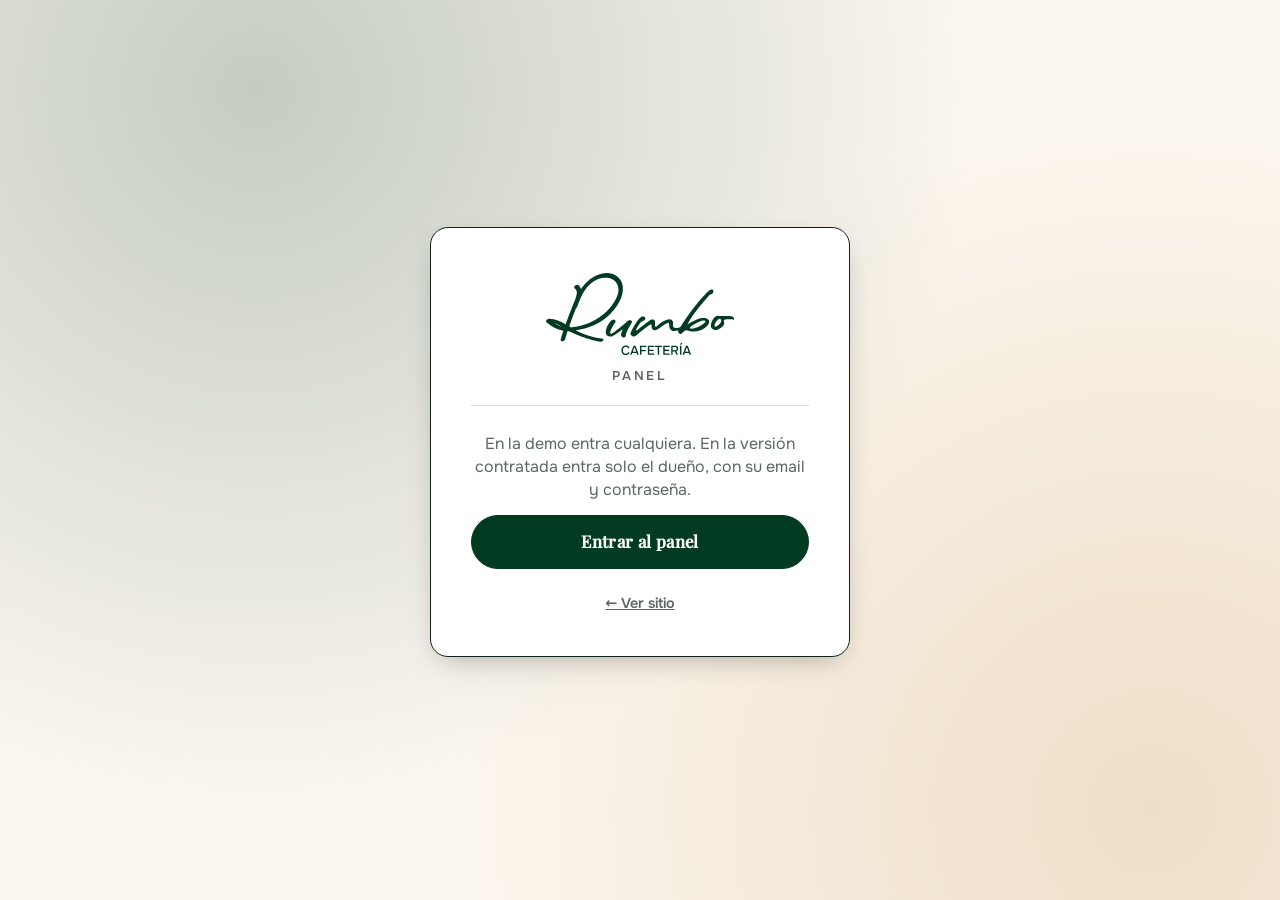
<file: admin/index.html>
<!doctype html>
<!-- Plantilla del panel. Va en web/admin/index.html de cada demo (scripts/instalar.mjs la copia). -->
<html lang="es">
<head>
<meta charset="utf-8">
<meta name="viewport" content="width=device-width, initial-scale=1, viewport-fit=cover">
<meta name="robots" content="noindex, nofollow">
<meta name="theme-color" content="#033B22">
<title>Panel</title>
<script>
  // /admin sin barra final rompe las rutas relativas en algunos servidores (XAMPP): la agregamos.
  if (!/\/$|\.html$/.test(location.pathname)) location.replace(location.pathname + '/' + location.search + location.hash);
</script>
<link rel="stylesheet" href="../css/fuentes.css?v=1">
<link rel="stylesheet" href="../kit/kit.css?v=1">
<link rel="stylesheet" href="../kit/admin/admin.css?v=1">
<link rel="stylesheet" href="../css/panel.css?v=1">
</head>
<body>
<div id="kit-admin" class="kit-root kit-admin" aria-busy="true"></div>
<script type="module">
  import { initAdmin } from '../kit/admin/admin.js?v=1';
  initAdmin({ config: '../cliente.json', sitio: '../' });
</script>
</body>
</html>
</file>
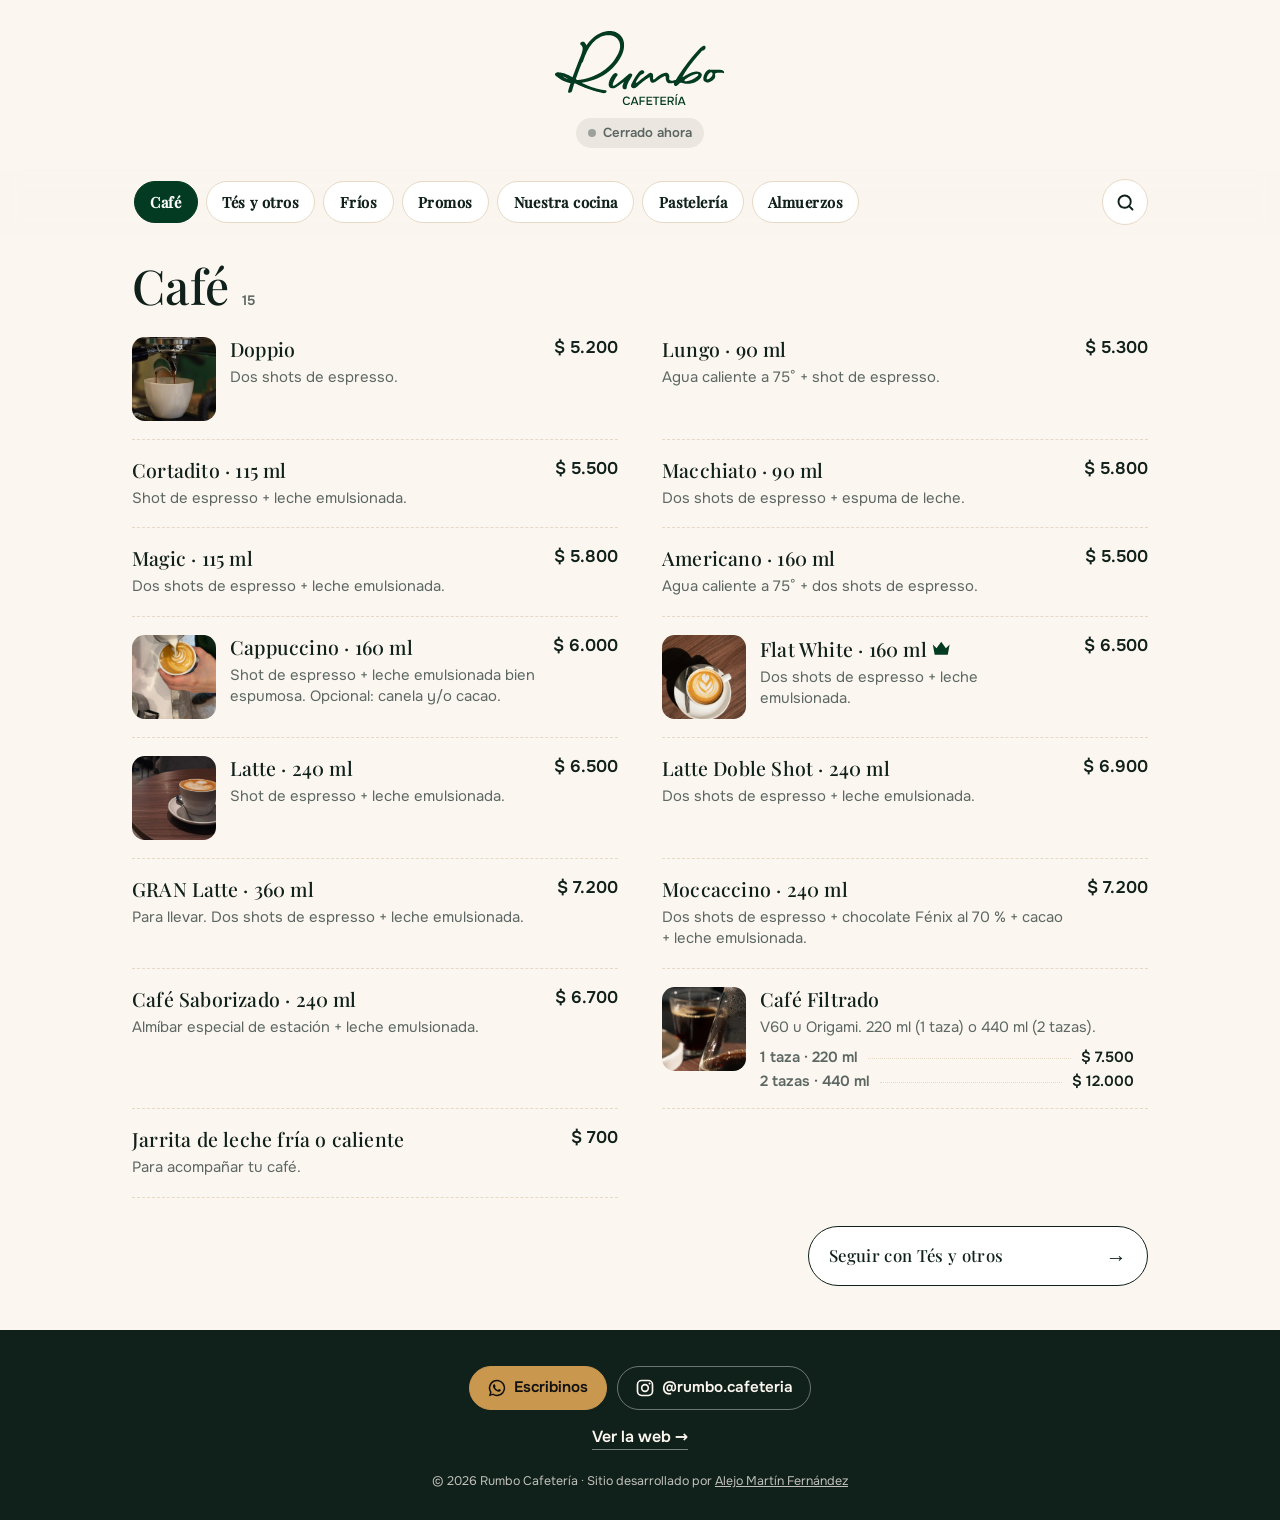
<file: carta/index.html>
<!doctype html>
<!-- Carta pública: la página a la que lleva el QR de las mesas. Va en web/carta/index.html de cada demo (scripts/instalar.mjs la copia).
     Se edita desde /admin (Carta) y el QR + las tarjetas para imprimir salen de /admin (QR de la carta). -->
<html lang="es">
<head>
<meta charset="utf-8">
<meta name="viewport" content="width=device-width, initial-scale=1, viewport-fit=cover">
<meta name="theme-color" content="#FBF6EF">
<title>Carta</title>
<meta name="description" content="Carta online, siempre actualizada.">
<script>
  // /carta sin barra final rompe las rutas relativas en algunos servidores (XAMPP): la agregamos.
  if (!/\/$|\.html$/.test(location.pathname)) location.replace(location.pathname + '/' + location.search + location.hash);
</script>
<link rel="preconnect" href="https://fonts.googleapis.com"><link rel="preconnect" href="https://fonts.gstatic.com" crossorigin>
<link rel="stylesheet" href="../css/fuentes.css?v=1">
<link rel="stylesheet" href="../kit/kit.css?v=1">
<link rel="stylesheet" href="../kit/menu.css?v=1">
</head>
<body>
<div id="kit-menu" class="kit-root kit-menu" aria-busy="true"></div>
<script type="module">
  import { initMenu } from '../kit/modules/menu.js?v=1';
  initMenu({ config: '../cliente.json', sitio: '../', imagenes: { lqip: '../img/lqip.json' } });
</script>
</body>
</html>
</file>
<file: css/fuentes.css>
@font-face{font-family:'Playfair Display';font-style:normal;font-weight:500;font-display:swap;src:url(../fonts/playfair-display-latin-500-normal.woff2) format('woff2')}
@font-face{font-family:'Playfair Display';font-style:italic;font-weight:500;font-display:swap;src:url(../fonts/playfair-display-latin-500-italic.woff2) format('woff2')}
@font-face{font-family:'Onest';font-style:normal;font-weight:400;font-display:swap;src:url(../fonts/onest-latin-400-normal.woff2) format('woff2')}
@font-face{font-family:'Onest';font-style:normal;font-weight:500;font-display:swap;src:url(../fonts/onest-latin-500-normal.woff2) format('woff2')}
@font-face{font-family:'Onest';font-style:normal;font-weight:600;font-display:swap;src:url(../fonts/onest-latin-600-normal.woff2) format('woff2')}
</file>
<file: kit/kit.css>
/* KIT DEMOS — estilos de módulos y popups.
   Todo sale de las variables --kit-* que arma core/theme.js desde cliente.json → marca.
   Cada demo puede pisar cualquier variable o clase .kit-* en su propio CSS. */

:root {
  --kit-bg: #fff; --kit-surface: #fff; --kit-text: #151515; --kit-muted: #666; --kit-primary: #111; --kit-on-primary: #fff;
  --kit-accent: #fc0; --kit-on-accent: #111; --kit-border: #ddd; --kit-ok: #1f9d55; --kit-warn: #d97706; --kit-danger: #d42a1d;
  --kit-font-head: inherit; --kit-font-body: inherit; --kit-head-case: uppercase;
  --kit-radius: 14px; --kit-radius-btn: 12px; --kit-border-w: 1.5px; --kit-shadow: 0 10px 30px -12px rgba(0,0,0,.35);
  --kit-ease: cubic-bezier(.2,.8,.2,1); --kit-z: 9000;
}
.kit-root, .kit-root *, .kit-root *::before, .kit-root *::after { box-sizing: border-box; }
.kit-root [hidden], .kit-root[hidden] { display: none !important; }
.kit-root { font-family: var(--kit-font-body); color: var(--kit-text); -webkit-tap-highlight-color: transparent; }
.kit-sr { position: absolute !important; width: 1px; height: 1px; overflow: hidden; clip: rect(0 0 0 0); white-space: nowrap; }
html.kit-lock { overflow: hidden; }
html.kit-lock body { overflow: hidden; touch-action: none; }

/* ---------- botones ---------- */
.kit-btn {
  appearance: none; display: inline-flex; align-items: center; justify-content: center; gap: .45em;
  min-height: 44px; padding: .7em 1.15em; border: var(--kit-border-w) solid var(--kit-primary); border-radius: var(--kit-radius-btn);
  background: var(--kit-primary); color: var(--kit-on-primary); font: 700 .95rem/1.1 var(--kit-font-body); text-decoration: none;
  cursor: pointer; transition: transform .15s var(--kit-ease), filter .15s, background .2s, box-shadow .2s; white-space: nowrap;
}
.kit-btn:hover { filter: brightness(1.08); }
.kit-btn:active { transform: translateY(1px) scale(.98); }
.kit-btn:focus-visible, .kit-chip:focus-visible, .kit-tab:focus-visible, .kit-add:focus-visible, .kit-x:focus-visible { outline: 3px solid var(--kit-accent); outline-offset: 2px; }
.kit-btn--ghost { background: var(--kit-surface); color: var(--kit-text); border-color: var(--kit-border); }
.kit-btn--danger { background: var(--kit-danger); border-color: var(--kit-danger); color: #fff; }
.kit-btn--danger-t { color: var(--kit-danger); }
.kit-btn--sm { min-height: 36px; padding: .45em .85em; font-size: .85rem; }
.kit-btn--big { min-height: 54px; font-size: 1.05rem; font-family: var(--kit-font-head); text-transform: var(--kit-head-case); letter-spacing: .02em; }
.kit-btn--block { width: 100%; }
.kit-btn[disabled] { opacity: .55; cursor: not-allowed; }
.kit-btn.is-loading { position: relative; color: transparent !important; }
.kit-btn.is-loading::after { content: ""; position: absolute; width: 20px; height: 20px; border: 2.5px solid var(--kit-on-primary); border-right-color: transparent; border-radius: 50%; animation: kit-spin .7s linear infinite; }
.kit-icon { appearance: none; width: 36px; height: 36px; display: inline-grid; place-items: center; border: var(--kit-border-w) solid var(--kit-border); border-radius: 10px; background: var(--kit-surface); color: var(--kit-text); cursor: pointer; font-size: 1rem; }
.kit-icon--danger { color: var(--kit-danger); }
.kit-icon[disabled] { opacity: .35; cursor: default; }
.kit-row { display: flex; gap: .6rem; flex-wrap: wrap; align-items: center; }
.kit-row--end { justify-content: flex-end; } .kit-row--center { justify-content: center; } .kit-row--between { justify-content: space-between; }
.kit-row--stack { flex-direction: column; align-items: stretch; }

/* ---------- badges / tags ---------- */
.kit-badge { display: inline-flex; align-items: center; gap: .3em; padding: .28em .6em; border-radius: 999px; font: 700 .72rem/1 var(--kit-font-body); letter-spacing: .02em; background: color-mix(in srgb, var(--kit-text) 9%, var(--kit-surface)); color: var(--kit-text); white-space: nowrap; }
.kit-badge--ok { background: color-mix(in srgb, var(--kit-ok) 16%, var(--kit-surface)); color: color-mix(in srgb, var(--kit-ok) 75%, #000); }
.kit-badge--warn { background: color-mix(in srgb, var(--kit-warn) 18%, var(--kit-surface)); color: color-mix(in srgb, var(--kit-warn) 70%, #000); }
.kit-badge--danger, .kit-badge--off { background: color-mix(in srgb, var(--kit-danger) 14%, var(--kit-surface)); color: color-mix(in srgb, var(--kit-danger) 80%, #000); }
.kit-badge--new { background: var(--kit-accent); color: var(--kit-on-accent); animation: kit-pulse 1.4s ease-in-out 3; }
.kit-tag { display: inline-grid; place-items: center; width: 1.15em; height: 1.15em; vertical-align: -.12em; margin-left: .15em; color: var(--kit-primary); }
.kit-tag svg { width: 100%; height: 100%; }
.kit-tag--txt { width: auto; height: auto; font-size: .7em; padding: .15em .45em; border-radius: 999px; background: var(--kit-accent); color: var(--kit-on-accent); }

/* ---------- carta ---------- */
.kit-carta { --kit-cols: 1; }
.kit-tabs { display: flex; gap: .5rem; overflow-x: auto; scrollbar-width: none; padding: 2px 2px 10px; margin-bottom: .5rem; scroll-snap-type: x proximity; }
.kit-tabs::-webkit-scrollbar { display: none; }
.kit-tab {
  appearance: none; flex: 0 0 auto; scroll-snap-align: start; min-height: 44px; padding: .55em 1.1em;
  border: var(--kit-border-w) solid var(--kit-text); border-radius: var(--kit-radius-btn); background: var(--kit-surface); color: var(--kit-text);
  font: 700 .95rem/1 var(--kit-font-head); text-transform: var(--kit-head-case); letter-spacing: .03em; cursor: pointer; transition: background .2s, color .2s, transform .15s;
}
.kit-tab.is-on { background: var(--kit-primary); border-color: var(--kit-primary); color: var(--kit-on-primary); }
.kit-carta__panel { display: grid; grid-template-columns: repeat(var(--kit-cols), minmax(0, 1fr)); gap: 0 2rem; }
.kit-item {
  display: grid; grid-template-columns: auto minmax(0, 1fr) auto; gap: .9rem; align-items: center; padding: 1rem 0;
  border-bottom: var(--kit-border-w) dashed var(--kit-border); min-width: 0;
  animation: kit-up .5s var(--kit-ease) both; animation-delay: calc(var(--i, 0) * 45ms);
}
.kit-item:not(:has(.kit-item__foto)) { grid-template-columns: minmax(0, 1fr) auto; }
.kit-item.is-off { opacity: .55; }
.kit-item__foto { width: 64px; height: 64px; object-fit: cover; border-radius: calc(var(--kit-radius) * .7); }
.kit-item__name { margin: 0 0 .25rem; font: 400 1.2rem/1.05 var(--kit-font-head); text-transform: var(--kit-head-case); }
.kit-item__n { margin-right: .5em; color: var(--kit-primary); }
.kit-item__desc { margin: 0; color: var(--kit-muted); font-size: .9rem; line-height: 1.4; }
.kit-item__side { display: flex; flex-direction: column; align-items: flex-end; gap: .45rem; }
.kit-price { font: 700 1.05rem/1 var(--kit-font-body); white-space: nowrap; }
.kit-price--na { font-size: .85rem; color: var(--kit-muted); font-weight: 600; }
.kit-add {
  appearance: none; min-height: 40px; padding: .45em .9em; border: var(--kit-border-w) solid var(--kit-primary); border-radius: var(--kit-radius-btn);
  background: var(--kit-surface); color: var(--kit-primary); font: 800 .85rem/1 var(--kit-font-body); cursor: pointer; white-space: nowrap;
  transition: background .2s, color .2s, transform .12s;
}
.kit-add:hover { background: var(--kit-primary); color: var(--kit-on-primary); }
.kit-add:active { transform: scale(.94); }
.kit-step { display: inline-flex; align-items: center; border: var(--kit-border-w) solid var(--kit-primary); border-radius: var(--kit-radius-btn); background: var(--kit-primary); color: var(--kit-on-primary); overflow: hidden; animation: kit-pop .25s var(--kit-ease); }
.kit-step button { appearance: none; width: 38px; height: 38px; border: 0; background: transparent; color: inherit; font: 800 1.15rem/1 var(--kit-font-body); cursor: pointer; }
.kit-step button:disabled { opacity: .35; cursor: default; }
.kit-step output { min-width: 1.6em; text-align: center; font-weight: 800; }
.kit-step--lg button { width: 46px; height: 46px; }
.kit-step--lg output { min-width: 2.2em; font-size: 1.15rem; }
@media (min-width: 900px) { .kit-carta { --kit-cols: 2; } }

/* ---------- botón flotante del carrito ---------- */
.kit-fab {
  position: fixed; z-index: calc(var(--kit-z) - 2); right: max(14px, env(safe-area-inset-right)); bottom: max(14px, env(safe-area-inset-bottom));
  display: flex; align-items: center; gap: .7rem; padding: .55rem 1rem .55rem .6rem; min-height: 58px;
  border: var(--kit-border-w) solid var(--kit-text); border-radius: var(--kit-radius-btn); background: var(--kit-primary); color: var(--kit-on-primary);
  box-shadow: var(--kit-shadow); cursor: pointer; font-family: var(--kit-font-body); text-align: left;
  animation: kit-in-up .45s var(--kit-ease) both;
}
.kit-fab__ico { width: 40px; height: 40px; display: grid; place-items: center; border-radius: calc(var(--kit-radius-btn) * .8); background: color-mix(in srgb, var(--kit-on-primary) 16%, transparent); }
.kit-fab__ico svg { width: 22px; height: 22px; fill: none; stroke: currentColor; stroke-width: 2; stroke-linejoin: round; }
.kit-fab__txt { display: flex; flex-direction: column; line-height: 1.1; }
.kit-fab__label { font: 400 1rem/1 var(--kit-font-head); text-transform: var(--kit-head-case); letter-spacing: .03em; }
.kit-fab__total { font-weight: 700; font-size: .9rem; opacity: .92; }
.kit-fab__n { position: absolute; top: -9px; left: -9px; min-width: 26px; height: 26px; padding: 0 6px; display: grid; place-items: center; border-radius: 999px; background: var(--kit-accent); color: var(--kit-on-accent); font: 800 .8rem/1 var(--kit-font-body); border: 2px solid var(--kit-text); }
.kit-fab.bump { animation: kit-bump .45s var(--kit-ease); }
.kit-fly { position: fixed; z-index: var(--kit-z); width: 54px; height: 54px; margin: -27px 0 0 -27px; border-radius: 50%; background: var(--kit-accent); overflow: hidden; pointer-events: none; transition: transform .6s cubic-bezier(.5,-.3,.7,1), opacity .6s; box-shadow: 0 4px 14px rgba(0,0,0,.25); }
.kit-fly img { width: 100%; height: 100%; object-fit: cover; }

/* píldora "probá el panel" (solo demo) */
.kit-demo-pill {
  position: fixed; z-index: calc(var(--kit-z) - 3); left: max(14px, env(safe-area-inset-left)); bottom: max(14px, env(safe-area-inset-bottom));
  display: inline-flex; align-items: center; gap: .5rem; min-height: 44px; padding: .55rem .9rem; border-radius: 999px; background: var(--kit-surface); color: var(--kit-text);
  border: var(--kit-border-w) solid var(--kit-text); box-shadow: var(--kit-shadow); font: 700 .8rem/1 var(--kit-font-body); text-decoration: none;
  opacity: 0; transform: translateY(20px); transition: opacity .4s, transform .4s var(--kit-ease);
}
.kit-demo-pill.is-in { opacity: 1; transform: none; }
html.kit-lock .kit-demo-pill { opacity: 0; pointer-events: none; transform: translateY(20px); }
.kit-demo-pill__dot { width: 8px; height: 8px; border-radius: 50%; background: var(--kit-ok); box-shadow: 0 0 0 0 var(--kit-ok); animation: kit-ping 2s infinite; }
@media (max-width: 640px) { html.kit-has-cart .kit-demo-pill { bottom: calc(max(14px, env(safe-area-inset-bottom)) + 70px); } }

/* ---------- popups ---------- */
.kit-pop { position: fixed; inset: 0; z-index: var(--kit-z); display: grid; place-items: center; padding: 16px; }
.kit-pop__back { position: absolute; inset: 0; background: color-mix(in srgb, var(--kit-text) 55%, transparent); opacity: 0; transition: opacity .25s; }
.kit-pop__box {
  position: relative; width: min(520px, 100%); max-height: min(88vh, 100%); max-height: min(88dvh, 100%); display: flex; flex-direction: column;
  background: var(--kit-bg); color: var(--kit-text); border: var(--kit-border-w) solid var(--kit-text); border-radius: var(--kit-radius);
  box-shadow: var(--kit-shadow); outline: none; overflow: hidden;
  opacity: 0; transform: translateY(24px) scale(.97); transition: opacity .25s, transform .3s var(--kit-ease);
}
.kit-pop.is-open .kit-pop__back { opacity: 1; }
.kit-pop.is-open .kit-pop__box { opacity: 1; transform: none; }
.kit-pop.is-closing .kit-pop__box { transform: translateY(16px) scale(.98); }
.kit-pop__head { color: var(--kit-text); margin: 0; display: flex; align-items: center; justify-content: space-between; gap: 1rem; padding: 14px 14px 10px 20px; border-bottom: var(--kit-border-w) solid var(--kit-border); background: var(--kit-bg); }
.kit-pop__title { margin: 0; font: 400 1.35rem/1.05 var(--kit-font-head); text-transform: var(--kit-head-case); letter-spacing: .02em; }
.kit-pop--sm .kit-pop__head { border-bottom: 0; padding-bottom: 0; }
.kit-pop__body { padding: 16px 20px 20px; overflow: auto; overscroll-behavior: contain; -webkit-overflow-scrolling: touch; }
.kit-x { appearance: none; flex: 0 0 auto; width: 42px; height: 42px; display: grid; place-items: center; border: var(--kit-border-w) solid var(--kit-border); border-radius: 50%; background: var(--kit-surface); color: var(--kit-text); cursor: pointer; transition: transform .2s; }
.kit-x:hover { transform: rotate(90deg); }
.kit-x svg { width: 18px; height: 18px; stroke: currentColor; stroke-width: 2.4; stroke-linecap: round; }
.kit-pop--sm .kit-pop__box { width: min(420px, 100%); }
.kit-pop--editor .kit-pop__box { width: min(560px, 100%); }
.kit-pop--resv .kit-pop__box { width: min(600px, 100%); }

/* drawer: hoja inferior en mobile, panel lateral en desktop */
.kit-pop--drawer { place-items: end stretch; padding: 0; }
.kit-pop--drawer .kit-pop__box { width: 100%; max-height: 92vh; max-height: 92dvh; border-radius: var(--kit-radius) var(--kit-radius) 0 0; border-bottom: 0; transform: translateY(100%); }
.kit-pop--drawer .kit-pop__body { padding: 0; display: flex; flex-direction: column; min-height: 0; flex: 1; overflow: hidden; }
.kit-pop--drawer.is-closing .kit-pop__box { transform: translateY(100%); }
@media (min-width: 760px) {
  .kit-pop--drawer { place-items: stretch end; }
  .kit-pop--drawer .kit-pop__box { width: min(440px, 100%); height: 100%; max-height: none; border-radius: 0; border: 0; border-left: var(--kit-border-w) solid var(--kit-text); transform: translateX(100%); }
  .kit-pop--drawer.is-closing .kit-pop__box { transform: translateX(100%); }
}

/* ---------- carrito / checkout ---------- */
.kit-cart__scroll { flex: 1; overflow: auto; overscroll-behavior: contain; padding: 8px 20px 16px; }
.kit-lines { list-style: none; margin: 0 0 12px; padding: 0; }
.kit-line { display: grid; grid-template-columns: 52px minmax(0, 1fr) auto; gap: .75rem; align-items: center; padding: .7rem 0; border-bottom: var(--kit-border-w) dashed var(--kit-border); animation: kit-up .35s var(--kit-ease) both; }
.kit-line__img { width: 52px; height: 52px; border-radius: 10px; object-fit: cover; background: color-mix(in srgb, var(--kit-primary) 14%, var(--kit-surface)); display: block; }
.kit-line__body { display: flex; flex-direction: column; min-width: 0; }
.kit-line__body b { font: 400 1.05rem/1.1 var(--kit-font-head); text-transform: var(--kit-head-case); overflow-wrap: anywhere; }
.kit-line__body span { color: var(--kit-muted); font-size: .88rem; }
.kit-cart__foot { color: var(--kit-text); margin: 0; padding: 12px 20px max(16px, env(safe-area-inset-bottom)); border-top: var(--kit-border-w) solid var(--kit-text); background: var(--kit-surface); }
.kit-sum { display: grid; gap: .3rem; margin-bottom: .7rem; font-size: .92rem; }
.kit-sum > div { display: flex; justify-content: space-between; }
.kit-sum__total { font-size: 1.1rem; }
.kit-sum__total b { font: 400 1.5rem/1 var(--kit-font-head); }
.kit-empty { text-align: center; padding: 2.5rem 1.5rem; display: grid; gap: .5rem; justify-items: center; }
.kit-empty__t { font: 400 1.35rem/1.1 var(--kit-font-head); text-transform: var(--kit-head-case); margin: 0; }
.kit-empty p { margin: 0; color: var(--kit-muted); }
.kit-empty .kit-btn { margin-top: .8rem; }

/* ---------- formularios ---------- */
.kit-form { display: grid; gap: .85rem; }
.kit-field { display: grid; gap: .35rem; min-width: 0; }
.kit-field > span, .kit-label, .kit-pay legend { font: 700 .78rem/1 var(--kit-font-body); text-transform: uppercase; letter-spacing: .06em; color: var(--kit-muted); }
.kit-field input, .kit-field textarea, .kit-field select {
  width: 100%; min-height: 46px; padding: .7em .85em; border: var(--kit-border-w) solid var(--kit-border); border-radius: calc(var(--kit-radius-btn) * .8);
  background: var(--kit-surface); color: var(--kit-text); font: 500 16px/1.3 var(--kit-font-body); transition: border-color .2s, box-shadow .2s;
}
.kit-field textarea { resize: vertical; min-height: 64px; }
.kit-field input:focus, .kit-field textarea:focus, .kit-field select:focus { outline: none; border-color: var(--kit-primary); box-shadow: 0 0 0 3px color-mix(in srgb, var(--kit-primary) 22%, transparent); }
.kit-field-row { display: grid; grid-template-columns: 1fr 1fr; gap: .75rem; }
.kit-check { display: flex; align-items: center; gap: .6rem; font-weight: 600; cursor: pointer; }
.kit-check input { width: 20px; height: 20px; accent-color: var(--kit-primary); }
.kit-seg { display: grid; grid-auto-flow: column; grid-auto-columns: 1fr; gap: 0; padding: 4px; margin: 0; border: var(--kit-border-w) solid var(--kit-border); border-radius: var(--kit-radius-btn); background: var(--kit-surface); }
.kit-seg label { position: relative; }
.kit-seg input { position: absolute; opacity: 0; inset: 0; cursor: pointer; }
.kit-seg span { display: grid; place-items: center; min-height: 42px; border-radius: calc(var(--kit-radius-btn) * .75); font-weight: 700; font-size: .9rem; transition: background .2s, color .2s; text-align: center; padding: 0 .4rem; }
.kit-seg input:checked + span { background: var(--kit-primary); color: var(--kit-on-primary); }
.kit-seg input:focus-visible + span { outline: 3px solid var(--kit-accent); }
.kit-sedes { border: 0; padding: 0; margin: .1rem 0 0; min-width: 0; }
.kit-sedes legend { font: 700 .78rem/1 var(--kit-font-body); text-transform: uppercase; letter-spacing: .06em; color: var(--kit-muted); margin-bottom: .55rem; padding: 0; }
.kit-sedes__list { display: grid; grid-template-columns: repeat(auto-fill, minmax(min(100%, 9.5rem), 1fr)); gap: .5rem; }
.kit-sede { position: relative; display: block; cursor: pointer; min-width: 0; }
.kit-sede input { position: absolute; opacity: 0; inset: 0; cursor: pointer; }
.kit-sede span { display: flex; flex-direction: column; justify-content: center; gap: .15rem; min-height: 56px; padding: .55rem .8rem; border: var(--kit-border-w) solid var(--kit-border); border-radius: var(--kit-radius); background: var(--kit-surface); transition: background .2s, color .2s, border-color .2s; }
.kit-sede b { font-size: .95rem; line-height: 1.15; overflow-wrap: anywhere; }
.kit-sede small { font-size: .8rem; line-height: 1.25; opacity: .8; overflow-wrap: anywhere; }
.kit-sede input:checked + span { background: var(--kit-primary); color: var(--kit-on-primary); border-color: var(--kit-primary); }
.kit-sede input:focus-visible + span { outline: 3px solid var(--kit-accent); outline-offset: 2px; }
.kit-line__nota { font-style: normal; font-size: .82rem; color: var(--kit-muted); overflow-wrap: anywhere; }
.kit-pay { display: grid; gap: .5rem; border: 0; padding: 0; margin: .2rem 0 0; }
.kit-pay legend { margin-bottom: .5rem; }
.kit-pay__opt { position: relative; display: block; cursor: pointer; }
.kit-pay__opt input { position: absolute; opacity: 0; }
.kit-pay__card { display: grid; gap: .15rem; padding: .8rem 1rem .8rem 2.7rem; border: var(--kit-border-w) solid var(--kit-border); border-radius: var(--kit-radius-btn); background: var(--kit-surface); transition: border-color .2s, background .2s; position: relative; }
.kit-pay__card::before { content: ""; position: absolute; left: 1rem; top: 50%; width: 18px; height: 18px; margin-top: -9px; border-radius: 50%; border: 2px solid var(--kit-border); background: var(--kit-surface); transition: border .2s; }
.kit-pay__card small { color: var(--kit-muted); }
.kit-pay__opt input:checked + .kit-pay__card { border-color: var(--kit-primary); background: color-mix(in srgb, var(--kit-primary) 7%, var(--kit-surface)); }
.kit-pay__opt input:checked + .kit-pay__card::before { border: 6px solid var(--kit-primary); }
.kit-pay__opt input:focus-visible + .kit-pay__card { outline: 3px solid var(--kit-accent); }
.kit-msg { margin: 0 0 .6rem; padding: .6rem .8rem; border-radius: 10px; background: color-mix(in srgb, var(--kit-danger) 12%, var(--kit-surface)); color: color-mix(in srgb, var(--kit-danger) 85%, #000); font-weight: 600; font-size: .9rem; }
.kit-msg.shake { animation: kit-shake .35s; }
.kit-hint { color: var(--kit-muted); font-size: .88rem; margin: 0; }
.kit-error { padding: 1rem; color: var(--kit-danger); }

/* chips (días, horas, filtros) */
.kit-chips { display: flex; gap: .5rem; flex-wrap: wrap; }
.kit-chips--scroll { flex-wrap: nowrap; overflow-x: auto; scrollbar-width: none; padding: 2px 2px 6px; margin: 0 -2px; scroll-snap-type: x proximity; }
.kit-chips--scroll::-webkit-scrollbar { display: none; }
.kit-chips--grid { display: grid; grid-template-columns: repeat(auto-fill, minmax(74px, 1fr)); }
.kit-chips--grid > .kit-hint { grid-column: 1 / -1; }
.kit-chip {
  appearance: none; flex: 0 0 auto; scroll-snap-align: start; display: inline-flex; flex-direction: column; align-items: center; justify-content: center; gap: .15rem;
  min-height: 44px; padding: .45em .8em; border: var(--kit-border-w) solid var(--kit-border); border-radius: calc(var(--kit-radius-btn) * .8);
  background: var(--kit-surface); color: var(--kit-text); font: 700 .92rem/1 var(--kit-font-body); cursor: pointer; transition: background .15s, color .15s, border-color .15s, transform .12s;
}
.kit-chip small { font-weight: 600; font-size: .7rem; opacity: .8; }
.kit-chip:not([disabled]):hover { border-color: var(--kit-primary); }
.kit-chip.is-on { background: var(--kit-primary); border-color: var(--kit-primary); color: var(--kit-on-primary); animation: kit-pop .22s var(--kit-ease); }
.kit-chip[disabled] { opacity: .45; cursor: not-allowed; text-decoration: none; }
.kit-chip.is-full { text-decoration: line-through; }
.kit-chip--day { min-width: 72px; padding: .55em .7em; }
.kit-chip--day b { font-family: var(--kit-font-head); font-weight: 400; text-transform: var(--kit-head-case); font-size: 1rem; }

/* reservas */
.kit-resv { display: grid; gap: 1.1rem; }
.kit-resv__row { display: flex; align-items: center; justify-content: space-between; gap: 1rem; }
.kit-resv__block { display: grid; gap: .55rem; min-width: 0; }
.kit-resv__datos { display: grid; gap: .8rem; }
@media (min-width: 560px) { .kit-resv__datos { grid-template-columns: 1fr 1fr; } .kit-field--full { grid-column: 1 / -1; } }
.kit-resv .kit-step { background: var(--kit-surface); color: var(--kit-text); border-color: var(--kit-text); }
[data-kit="reservas"] .kit-resv { padding: clamp(16px, 4vw, 28px); background: var(--kit-bg); border: var(--kit-border-w) solid var(--kit-text); border-radius: var(--kit-radius); box-shadow: var(--kit-shadow); }

/* confirmaciones */
.kit-done { text-align: center; display: grid; gap: .55rem; justify-items: center; padding: .5rem 0 .3rem; }
.kit-done h3 { margin: .3rem 0 0; font: 400 1.6rem/1.05 var(--kit-font-head); text-transform: var(--kit-head-case); }
.kit-done p { margin: 0 0 .6rem; color: var(--kit-muted); max-width: 34ch; }
.kit-done__ico { width: 68px; height: 68px; border-radius: 50%; display: grid; place-items: center; background: var(--kit-primary); color: var(--kit-on-primary); animation: kit-pop .45s var(--kit-ease); }
.kit-done--warn .kit-done__ico { background: var(--kit-warn); color: #fff; }
.kit-done__ico svg { width: 34px; height: 34px; fill: none; stroke: currentColor; stroke-width: 3; stroke-linecap: round; stroke-linejoin: round; stroke-dasharray: 30; animation: kit-draw .5s .2s backwards; }
.kit-confirm p { margin: .2rem 0 1.2rem; font-size: 1.02rem; line-height: 1.45; }
.kit-sim { display: grid; gap: .8rem; }
.kit-sim__tag { justify-self: start; margin: 0; padding: .25em .6em; border-radius: 6px; background: var(--kit-accent); color: var(--kit-on-accent); font: 800 .72rem/1 var(--kit-font-body); letter-spacing: .1em; }
.kit-sim p { margin: 0; color: var(--kit-muted); }
.kit-sim__total { display: flex; justify-content: space-between; align-items: baseline; padding: .9rem 1rem; border: var(--kit-border-w) dashed var(--kit-border); border-radius: var(--kit-radius-btn); }
.kit-sim__total b { font: 400 1.6rem/1 var(--kit-font-head); }

/* toasts */
.kit-toasts { position: fixed; z-index: calc(var(--kit-z) + 10); left: 50%; top: max(14px, env(safe-area-inset-top)); transform: translateX(-50%); display: grid; gap: .5rem; width: min(92vw, 420px); pointer-events: none; }
.kit-toast { padding: .75rem 1rem; border-radius: var(--kit-radius-btn); background: var(--kit-text); color: var(--kit-bg); font: 600 .92rem/1.3 var(--kit-font-body); box-shadow: 0 10px 30px -10px rgba(0,0,0,.5); opacity: 0; transform: translateY(-12px); transition: opacity .25s, transform .3s var(--kit-ease); text-align: center; }
.kit-toast--warn { background: var(--kit-warn); color: #fff; }
.kit-toast.is-in { opacity: 1; transform: none; }

/* switch */
.kit-switch { position: relative; display: inline-flex; cursor: pointer; }
.kit-switch input { position: absolute; z-index: 1; opacity: 0; width: 100%; height: 100%; margin: 0; cursor: pointer; }
.kit-switch__ui { width: 46px; height: 28px; border-radius: 999px; background: var(--kit-border); position: relative; transition: background .2s; }
.kit-switch__ui::after { content: ""; position: absolute; top: 3px; left: 3px; width: 22px; height: 22px; border-radius: 50%; background: #fff; box-shadow: 0 1px 3px rgba(0,0,0,.3); transition: transform .2s var(--kit-ease); }
.kit-switch input:checked + .kit-switch__ui { background: var(--kit-ok); }
.kit-switch input:checked + .kit-switch__ui::after { transform: translateX(18px); }
.kit-switch input:focus-visible + .kit-switch__ui { outline: 3px solid var(--kit-accent); outline-offset: 2px; }

/* ---------- animaciones ---------- */
@keyframes kit-up { from { opacity: 0; transform: translateY(12px); } }
@keyframes kit-in-up { from { opacity: 0; transform: translateY(30px) scale(.9); } }
@keyframes kit-pop { 0% { transform: scale(.85); } 60% { transform: scale(1.06); } 100% { transform: none; } }
@keyframes kit-bump { 0%, 100% { transform: none; } 35% { transform: scale(1.12) rotate(-3deg); } 65% { transform: scale(.96); } }
@keyframes kit-spin { to { transform: rotate(360deg); } }
@keyframes kit-shake { 25% { transform: translateX(-6px); } 50% { transform: translateX(5px); } 75% { transform: translateX(-3px); } }
@keyframes kit-draw { from { stroke-dashoffset: 30; } to { stroke-dashoffset: 0; } }
@keyframes kit-pulse { 50% { transform: scale(1.12); } }
@keyframes kit-ping { 0% { box-shadow: 0 0 0 0 color-mix(in srgb, var(--kit-ok) 60%, transparent); } 80%, 100% { box-shadow: 0 0 0 9px transparent; } }
@media (prefers-reduced-motion: reduce) {
  .kit-root *, .kit-fab, .kit-pop__box, .kit-item { animation: none !important; transition: none !important; }
}

/* descuento por medio de pago (efectivo al retirar) */
.kit-sum__desc { color: var(--kit-accent); font-weight: 700; }

/* ---------- encargos: día y franja de retiro (v1.3) ---------- */
.kit-retiro, .kit-franjas { border: 0; padding: 0; margin: .1rem 0 0; min-width: 0; }
.kit-retiro legend, .kit-franjas legend { display: flex; flex-wrap: wrap; align-items: baseline; gap: .2rem .6rem; font: 700 .78rem/1.2 var(--kit-font-body); text-transform: uppercase; letter-spacing: .06em; color: var(--kit-muted); margin-bottom: .55rem; padding: 0; }
.kit-retiro legend small { font-weight: 600; text-transform: none; letter-spacing: 0; font-size: .82rem; }
.kit-dias { display: flex; gap: .5rem; overflow-x: auto; overscroll-behavior-x: contain; scroll-snap-type: x proximity; padding: 2px 2px 6px; margin: 0 -2px; scrollbar-width: none; }
.kit-dias::-webkit-scrollbar { display: none; }
.kit-dia, .kit-franja { position: relative; flex: 0 0 auto; scroll-snap-align: start; cursor: pointer; }
.kit-dia input, .kit-franja input { position: absolute; opacity: 0; inset: 0; margin: 0; cursor: pointer; }
.kit-dia span { display: grid; justify-items: center; gap: 2px; min-width: 56px; min-height: 64px; padding: .45rem .4rem; box-sizing: border-box; border: var(--kit-border-w) solid var(--kit-border); border-radius: var(--kit-radius-btn); background: var(--kit-surface); transition: background .2s, color .2s, border-color .2s, transform .15s; }
.kit-dia small { font: 600 .72rem/1 var(--kit-font-body); text-transform: capitalize; color: var(--kit-muted); }
.kit-dia b { font: 700 1.2rem/1 var(--kit-font-body); }
.kit-dia.is-on span, .kit-dia input:checked + span { background: var(--kit-text); border-color: var(--kit-text); color: var(--kit-surface); }
.kit-dia.is-on small, .kit-dia input:checked + span small { color: inherit; opacity: .8; }
.kit-dia.is-off { cursor: not-allowed; } .kit-dia.is-off span { opacity: .38; }
.kit-dia input:focus-visible + span, .kit-franja input:focus-visible + span { outline: 3px solid var(--kit-accent); outline-offset: 2px; }
.kit-franjas__list { display: grid; grid-template-columns: repeat(auto-fit, minmax(min(100%, 8.5rem), 1fr)); gap: .5rem; }
.kit-franja span { display: grid; gap: 3px; min-height: 52px; padding: .55rem .75rem; box-sizing: border-box; border: var(--kit-border-w) solid var(--kit-border); border-radius: var(--kit-radius-btn); background: var(--kit-surface); transition: background .2s, color .2s, border-color .2s; }
.kit-franja b { font: 700 .95rem/1 var(--kit-font-body); } .kit-franja small { font-size: .8rem; color: var(--kit-muted); }
.kit-franja.is-on span, .kit-franja input:checked + span { background: var(--kit-text); border-color: var(--kit-text); color: var(--kit-surface); }
.kit-franja.is-on small, .kit-franja input:checked + span small { color: inherit; opacity: .8; }
.kit-franja.is-off { cursor: not-allowed; } .kit-franja.is-off span { opacity: .38; text-decoration: line-through; }
.kit-hint { margin: .5rem 0 0; font-size: .85rem; line-height: 1.45; color: var(--kit-muted); }
.kit-aviso { margin: 0 0 .7rem; padding: .65rem .8rem; border-radius: calc(var(--kit-radius) * .7); background: color-mix(in srgb, var(--kit-warn) 12%, var(--kit-surface)); color: color-mix(in srgb, var(--kit-warn) 55%, #000); font-size: .85rem; line-height: 1.45; }
.kit-pay__opt.is-off { opacity: .55; cursor: not-allowed; }
.kit-tab--especial { border-style: dashed; }

/* botón de carrito propio de la demo ([data-kit-target]) */
.kit-bump { animation: kit-bump .45s var(--kit-ease); }

/* ---------- reservas por servicio y tanda (1.4) ---------- */
.kit-seg--serv { min-height: 52px; }
.kit-seg--serv span { flex-direction: column; gap: 1px; min-height: 46px; }
.kit-seg--serv small { font-weight: 600; font-size: .7rem; opacity: .75; }
.kit-seg--serv input:disabled + span { opacity: .45; cursor: not-allowed; }
.kit-tandas { display: grid; gap: .9rem; min-height: 120px; align-content: start; }
.kit-tanda { display: grid; gap: .45rem; }
.kit-tanda__t { font: 700 .74rem/1.2 var(--kit-font-body); letter-spacing: .14em; text-transform: uppercase; color: var(--kit-muted); }
.kit-tanda.is-full .kit-tanda__t { text-decoration: none; }
.kit-extras { display: grid; gap: .55rem; }
.kit-extras .kit-check { font-weight: 600; min-height: 32px; }

/* ---------- gift cards (1.4) ---------- */
.kit-line__img--gc { display: grid; place-items: center; color: var(--kit-primary); }
.kit-line__img--gc svg { width: 26px; height: 26px; fill: none; stroke: currentColor; stroke-width: 1.6; stroke-linecap: round; stroke-linejoin: round; }
.kit-gc-x { appearance: none; border: var(--kit-border-w) solid var(--kit-border); background: var(--kit-surface); color: var(--kit-text); font: 700 .8rem/1 var(--kit-font-body); min-height: 40px; padding: 0 .85em; border-radius: var(--kit-radius-btn); cursor: pointer; }
.kit-gc-x:hover { border-color: var(--kit-danger); color: var(--kit-danger); }
.kit-gcs { list-style: none; margin: 0 0 .6rem; padding: 0; display: grid; gap: .5rem; width: 100%; }
.kit-gcs li { display: grid; gap: 2px; padding: .75rem .9rem; border: var(--kit-border-w) dashed var(--kit-border); border-radius: calc(var(--kit-radius) * .6); text-align: left; }
.kit-gcs b { font: 400 1.5rem/1 var(--kit-font-head); letter-spacing: .06em; }
.kit-gcs span, .kit-gcs small { color: var(--kit-muted); font-size: .88rem; }
.kit-gcform { display: grid; gap: 1.1rem; }
[data-kit="giftcard"] .kit-gcform { padding: clamp(16px, 4vw, 28px); background: var(--kit-bg); border: var(--kit-border-w) solid var(--kit-text); border-radius: var(--kit-radius); box-shadow: var(--kit-shadow); }

/* ---------- tamaños y seña (1.5) ---------- */
.kit-line__det { display: block; font-style: normal; font-size: .85rem; color: var(--kit-muted); }
.kit-line__sena { display: inline-block; margin-left: .3rem; padding: .05rem .45rem; border-radius: 999px; background: var(--kit-accent); color: var(--kit-on-accent); font-size: .72rem; font-weight: 700; vertical-align: 1px; }
.kit-sum__resto { color: var(--kit-muted); }

/* cargador de imágenes (core/imagenes.js): nunca un hueco gris mientras baja una foto */
img.kit-ph.kit-ph {
  background:
    linear-gradient(100deg, transparent 32%, rgba(255, 255, 255, .42) 50%, transparent 68%) 0 0 / 260% 100% no-repeat,
    var(--kit-lqip, none) center / cover no-repeat,
    color-mix(in srgb, var(--kit-primary, #8a7b70) 14%, var(--kit-surface, #f1ebe6));
  animation: kit-ph 1.25s linear infinite;
}
img.kit-ph--ok { animation: kit-ph-in .6s cubic-bezier(.2, .7, .2, 1); }
@keyframes kit-ph { from { background-position: 130% 0, center, 0 0; } to { background-position: -30% 0, center, 0 0; } }
@keyframes kit-ph-in { from { filter: blur(14px) saturate(1.2); opacity: .55; } to { filter: none; opacity: 1; } }
@media (prefers-reduced-motion: reduce) { img.kit-ph.kit-ph { animation: none; } img.kit-ph--ok { animation: none; } }

/* ---------- estadías (alojamientos) ---------- */
.kit-est { container-type: inline-size; }
.kit-est__in { display: grid; gap: 22px; }
@container (min-width: 860px) { .kit-est__in { grid-template-columns: minmax(0, 1.25fr) minmax(0, 1fr); gap: 32px; align-items: start; } .kit-est:not(.kit-est--pop) .kit-est__cal { position: sticky; top: var(--kit-sticky-top, 96px); } }
.kit-est__cal { background: var(--kit-surface); border: var(--kit-border-w) solid var(--kit-border); border-radius: var(--kit-radius); padding: 16px; min-width: 0; }
.kit-est__nav { display: flex; align-items: center; gap: 10px; margin-bottom: 8px; }
.kit-est__titulos { text-transform: capitalize !important; flex: 1; display: grid; grid-template-columns: 1fr; text-align: center; font: 400 1.15rem/1.1 var(--kit-font-head); text-transform: var(--kit-head-case); }
.kit-est__tit--2 { display: none; }
.kit-est__flecha { appearance: none; width: 44px; height: 44px; flex: none; display: grid; place-items: center; border: var(--kit-border-w) solid var(--kit-border); border-radius: 50%; background: var(--kit-bg); color: var(--kit-text); cursor: pointer; transition: transform .15s, background .2s; touch-action: manipulation; }
.kit-est__flecha svg { width: 18px; height: 18px; fill: none; stroke: currentColor; stroke-width: 2.4; stroke-linecap: round; stroke-linejoin: round; }
.kit-est__flecha:disabled { opacity: .35; cursor: default; }
.kit-est__flecha:not(:disabled):active { transform: scale(.94); }
.kit-est__meses { display: grid; grid-template-columns: minmax(0, 1fr); gap: 28px; }
.kit-est__mes + .kit-est__mes { display: none; }
@container (min-width: 600px) {
  .kit-est__meses { grid-template-columns: repeat(2, minmax(0, 1fr)); }
  .kit-est__mes + .kit-est__mes { display: block; }
  .kit-est__titulos { grid-template-columns: repeat(2, minmax(0, 1fr)); gap: 28px; }
  .kit-est__tit--2 { display: block; }
}
.kit-est__mes-t { display: none; }
.kit-est__sem, .kit-est__grid { display: grid; grid-template-columns: repeat(7, minmax(0, 1fr)); }
.kit-est__sem span { text-align: center; font: 700 .72rem/1 var(--kit-font-body); text-transform: uppercase; letter-spacing: .04em; color: var(--kit-muted); padding: 6px 0 8px; }
.kit-est__grid { row-gap: 4px; }
.kit-est__d { appearance: none; position: relative; min-height: 44px; border: 0; background: transparent; color: var(--kit-text); font: 600 1rem/1 var(--kit-font-body); cursor: pointer; border-radius: 0; touch-action: manipulation; transition: background .15s, color .15s; }
.kit-est__d:disabled { color: color-mix(in srgb, var(--kit-text) 30%, transparent); cursor: default; }
.kit-est__d.is-occ { color: color-mix(in srgb, var(--kit-text) 38%, transparent); text-decoration: line-through; text-decoration-thickness: 1.5px; }
.kit-est__d.is-occ:not(:disabled) { color: var(--kit-text); text-decoration: none; }
.kit-est__d.is-hoy::after { content: ""; position: absolute; left: 50%; bottom: 6px; width: 4px; height: 4px; margin-left: -2px; border-radius: 50%; background: var(--kit-primary); }
.kit-est__d.is-in { background: color-mix(in srgb, var(--kit-primary) 16%, transparent); }
.kit-est__d.is-ini, .kit-est__d.is-fin { background: var(--kit-primary); color: var(--kit-on-primary); font-weight: 800; animation: kit-pop .25s var(--kit-ease); }
.kit-est__d.is-ini { border-radius: 999px 0 0 999px; }
.kit-est__d.is-fin { border-radius: 0 999px 999px 0; }
.kit-est__d.is-solo { border-radius: 999px; }
.kit-est__d.is-prev { background: color-mix(in srgb, var(--kit-primary) 55%, transparent); }
.kit-est__d.is-ini::after, .kit-est__d.is-fin::after { background: var(--kit-on-primary); }
@media (hover: hover) { .kit-est__d:not(:disabled):not(.is-ini):not(.is-fin):hover { background: color-mix(in srgb, var(--kit-primary) 22%, transparent); border-radius: 999px; } }
.kit-est__d:focus-visible { outline: 3px solid var(--kit-accent); outline-offset: -3px; z-index: 1; }
.kit-est__ley { display: flex; flex-wrap: wrap; gap: 6px 16px; margin-top: 14px; font-size: .85rem; color: var(--kit-muted); line-height: 1.4; }
.kit-est__ley span { display: inline-flex; align-items: center; gap: 6px; }
.kit-est__dot { width: 12px; height: 12px; border-radius: 50%; display: inline-block; }
.kit-est__dot--sel { background: var(--kit-primary); }
.kit-est__dot--occ { background: color-mix(in srgb, var(--kit-text) 18%, transparent); }
.kit-est__side { display: grid; gap: 16px; min-width: 0; }
.kit-est__habs { border: 0; margin: 0; padding: 0; min-width: 0; }
.kit-est__habs legend { margin-bottom: 8px; }
.kit-est__habs > div { display: grid; gap: 10px; }
.kit-est__hab { position: relative; display: flex; align-items: center; gap: 12px; padding: 10px; border: var(--kit-border-w) solid var(--kit-border); border-radius: var(--kit-radius); background: var(--kit-surface); cursor: pointer; transition: border-color .2s, box-shadow .2s, transform .15s; min-width: 0; }
.kit-est__hab input { position: absolute; opacity: 0; pointer-events: none; }
.kit-est__hab img { width: 84px; height: 64px; flex: none; object-fit: cover; border-radius: calc(var(--kit-radius) * .7); }
.kit-est__hab-tx { display: grid; gap: 3px; min-width: 0; }
.kit-est__hab-tx b { font-size: 1.02rem; }
.kit-est__hab-tx small { color: var(--kit-muted); font-size: .88rem; line-height: 1.3; }
.kit-est__hab-tx em { font-style: normal; font-weight: 700; font-size: .88rem; color: var(--kit-primary); min-height: 1.2em; }
.kit-est__hab.is-on { border-color: var(--kit-primary); box-shadow: 0 0 0 2px var(--kit-primary); }
.kit-est__hab.is-off { opacity: .5; cursor: not-allowed; }
.kit-est__hab.is-off em { color: var(--kit-muted); }
.kit-est__hab:has(input:focus-visible) { outline: 3px solid var(--kit-accent); outline-offset: 2px; }
@media (hover: hover) { .kit-est__hab:not(.is-off):hover { border-color: var(--kit-primary); } }
.kit-est__res { display: grid; gap: 8px; padding: 16px 18px; border-radius: var(--kit-radius); background: var(--kit-primary); color: var(--kit-on-primary); }
.kit-est__res div { display: flex; justify-content: space-between; gap: 12px; font-size: .98rem; }
.kit-est__res b { white-space: nowrap; }
.kit-est__sena { padding-top: 8px; border-top: 1px solid color-mix(in srgb, var(--kit-on-primary) 25%, transparent); }
.kit-est__min { margin: 0; font-size: .85rem; font-weight: 700; }
.kit-est__datos { display: grid; gap: 12px; }
@container (min-width: 420px) { .kit-est__datos { grid-template-columns: repeat(2, minmax(0, 1fr)); } .kit-est__datos .kit-field--full { grid-column: 1 / -1; } }
.kit-est__datos .kit-field input, .kit-est__datos .kit-field select, .kit-est__datos .kit-field textarea { font-size: 16px; }
.kit-est__hues .kit-step { align-self: start; justify-self: start; width: max-content; }
.kit-est__hues .kit-step button { width: 44px; height: 44px; }
.kit-est__hues output { min-width: 28px; text-align: center; font-weight: 800; }
.kit-est__acciones { display: grid; gap: 10px; }
@container (min-width: 520px) { .kit-est__acciones { grid-template-columns: repeat(auto-fit, minmax(0, 1fr)); } }
.kit-est__acciones .kit-btn { white-space: normal; text-align: center; }
/* popup: hoja que sube en el celu, modal ancho en desktop */
.kit-pop--est .kit-pop__box { width: min(1020px, 100%); }
@media (max-width: 759px) {
  .kit-pop--est { place-items: end stretch; padding: 0; }
  .kit-pop--est .kit-pop__box { max-height: 92vh; max-height: 92dvh; border-radius: var(--kit-radius) var(--kit-radius) 0 0; border-bottom: 0; transform: translateY(100%); }
  .kit-pop--est.is-open .kit-pop__box { transform: none; }
  .kit-pop--est.is-closing .kit-pop__box { transform: translateY(100%); }
  .kit-pop--est .kit-pop__body { padding: 12px 16px calc(20px + env(safe-area-inset-bottom)); }
}

/* ---------- kit 1.11: retiro en el día y casillas del checkout */
.kit-rh { display: grid; gap: .6rem; }
.kit-rh legend small { margin-left: .5em; text-transform: none; letter-spacing: 0; font-weight: 700; color: var(--kit-text); }
.kit-rh__asap { position: relative; display: block; cursor: pointer; }
.kit-rh__asap input, .kit-hora input, .kit-casilla input { position: absolute; opacity: 0; inset: 0; margin: 0; cursor: pointer; }
.kit-rh__asap > span { display: flex; align-items: baseline; justify-content: space-between; gap: .75rem; min-height: 52px; padding: .8rem 1rem; border: var(--kit-border-w) solid var(--kit-border); border-radius: var(--kit-radius-btn); background: var(--kit-surface); transition: border-color .2s, background .2s, color .2s; }
.kit-rh__asap small { color: var(--kit-muted); font-size: .85rem; }
.kit-rh__asap.is-on > span { border-color: var(--kit-primary); background: var(--kit-primary); color: var(--kit-on-primary); }
.kit-rh__asap.is-on small { color: inherit; opacity: .85; }
.kit-rh__lbl { font: 700 .78rem/1 var(--kit-font-body); text-transform: uppercase; letter-spacing: .06em; color: var(--kit-muted); margin-top: .2rem; }
.kit-rh__horas { display: flex; gap: .45rem; overflow-x: auto; overscroll-behavior-x: contain; scroll-snap-type: x proximity; padding: 2px 2px 6px; scrollbar-width: none; -webkit-mask: linear-gradient(90deg, #000 88%, transparent); mask: linear-gradient(90deg, #000 88%, transparent); }
.kit-rh__horas::-webkit-scrollbar { display: none; }
.kit-hora { position: relative; flex: none; scroll-snap-align: start; cursor: pointer; }
.kit-hora > span { display: grid; place-items: center; min-width: 64px; height: 44px; padding: 0 .7rem; border: var(--kit-border-w) solid var(--kit-border); border-radius: 999px; background: var(--kit-surface); font: 700 .95rem/1 var(--kit-font-body); transition: background .2s, color .2s, border-color .2s; }
.kit-hora.is-on > span { background: var(--kit-primary); border-color: var(--kit-primary); color: var(--kit-on-primary); }
.kit-hora input:focus-visible + span, .kit-rh__asap input:focus-visible + span, .kit-casilla input:focus-visible ~ .kit-casilla__sw { outline: 3px solid var(--kit-accent); outline-offset: 2px; }
.kit-casillas { display: grid; gap: .5rem; border: 0; padding: 0; margin: .1rem 0 0; min-width: 0; }
.kit-casilla { position: relative; display: flex; align-items: center; gap: .8rem; min-height: 56px; padding: .7rem 1rem; border: var(--kit-border-w) solid var(--kit-border); border-radius: var(--kit-radius-btn); background: var(--kit-surface); cursor: pointer; transition: border-color .2s, background .2s; }
.kit-casilla.is-on, .kit-casilla:has(input:checked) { border-color: var(--kit-accent); background: color-mix(in srgb, var(--kit-accent) 9%, var(--kit-surface)); }
.kit-casilla__sw { flex: none; position: relative; width: 44px; height: 26px; border-radius: 999px; background: color-mix(in srgb, var(--kit-text) 22%, var(--kit-surface)); transition: background .2s; }
.kit-casilla__sw::after { content: ""; position: absolute; top: 3px; left: 3px; width: 20px; height: 20px; border-radius: 50%; background: #fff; box-shadow: 0 1px 3px rgba(0,0,0,.25); transition: transform .25s var(--kit-ease); }
.kit-casilla input:checked ~ .kit-casilla__sw { background: var(--kit-accent); }
.kit-casilla input:checked ~ .kit-casilla__sw::after { transform: translateX(18px); }
.kit-casilla__txt { display: grid; gap: .15rem; min-width: 0; }
.kit-casilla__txt b { font-size: .95rem; line-height: 1.2; }
.kit-casilla__txt small { color: var(--kit-muted); font-size: .82rem; line-height: 1.3; }
/* ---------- canchas (kit 1.12): checkout del turno + selector simple ---------- */
.kit-pop--can .kit-pop__box { width: min(500px, 100%); }
@media (max-width: 759px) {
  .kit-pop--can { place-items: end stretch; padding: 0; }
  .kit-pop--can .kit-pop__box { max-height: 92vh; max-height: 92dvh; border-radius: var(--kit-radius) var(--kit-radius) 0 0; border-bottom: 0; transform: translateY(100%); }
  .kit-pop--can.is-open .kit-pop__box { transform: none; }
  .kit-pop--can.is-closing .kit-pop__box { transform: translateY(100%); }
  .kit-pop--can .kit-pop__body { padding: 12px 16px calc(20px + env(safe-area-inset-bottom)); }
}
.kit-can { display: grid; gap: 14px; }
.kit-can__tk { border-radius: var(--kit-radius); background: var(--kit-primary); color: var(--kit-on-primary); padding: 16px 18px; display: grid; gap: 14px; }
.kit-can__tk-top { display: flex; justify-content: space-between; align-items: center; gap: 10px; }
.kit-can__dep { font: 400 1.25rem/1.1 var(--kit-font-head); text-transform: var(--kit-head-case); overflow-wrap: anywhere; }
.kit-can__fr { flex: none; padding: .3em .7em; border-radius: 999px; font: 800 .72rem/1 var(--kit-font-body); letter-spacing: .08em; text-transform: uppercase; background: color-mix(in srgb, var(--kit-on-primary) 18%, transparent); }
.kit-can__fr.is-pico { background: var(--kit-accent); color: var(--kit-on-accent); }
.kit-can__tk-h { display: grid; grid-template-columns: 1.3fr 1fr 1fr; gap: 10px; }
.kit-can__tk-h small { display: block; font: 700 .68rem/1 var(--kit-font-body); letter-spacing: .12em; text-transform: uppercase; opacity: .75; margin-bottom: 5px; }
.kit-can__tk-h b { font: 800 1.15rem/1 var(--kit-font-body); font-variant-numeric: tabular-nums; }
.kit-can__xs { display: grid; gap: 8px; }
.kit-can__x { display: flex; justify-content: space-between; align-items: center; gap: 12px; padding: 10px 12px; border: var(--kit-border-w) solid var(--kit-border); border-radius: var(--kit-radius-btn); }
.kit-can__x span { display: grid; gap: 2px; font-weight: 700; }
.kit-can__x small { font-weight: 500; color: var(--kit-muted); font-size: .85rem; }
.kit-can__x .kit-step button { width: 44px; height: 44px; }
.kit-can__datos { display: grid; gap: 12px; }
@media (min-width: 480px) { .kit-can__datos { grid-template-columns: repeat(2, minmax(0, 1fr)); } }
.kit-can__datos input { font-size: 16px; }
.kit-can__tot { display: grid; gap: 6px; padding: 12px 14px; border: var(--kit-border-w) dashed var(--kit-border); border-radius: var(--kit-radius-btn); font-size: .95rem; }
.kit-can__tot > div { display: flex; justify-content: space-between; gap: 12px; }
.kit-can__tot b { white-space: nowrap; font-variant-numeric: tabular-nums; }
.kit-can__tot-t { padding-top: 6px; border-top: var(--kit-border-w) solid var(--kit-border); font-size: 1.05rem; }
.kit-can__tot-s { color: var(--kit-ok); font-weight: 700; }
.kit-can__acc { display: grid; gap: 10px; }
.kit-can__acc .kit-btn { white-space: normal; text-align: center; }
.kit-can__nota { margin: 0; font-size: .82rem; color: var(--kit-muted); text-align: center; }
.kit-canw { display: grid; gap: 14px; }
.kit-canw > div { display: flex; gap: 8px; flex-wrap: wrap; }
.kit-canw__dias { flex-wrap: nowrap !important; overflow-x: auto; scrollbar-width: none; }
/* stock del día (kit 1.13): el + queda apagado al llegar al tope */
.kit-step button:disabled { opacity: .35; cursor: not-allowed; }
.kit-franja.is-off small { text-transform: lowercase; }

/* =========================================================
   CHECKOUT EN PÁGINA APARTE (kit 1.17): pasos a la izquierda, resumen fijo a la derecha
   <div data-kit="checkout" data-kit-volver="../#tienda"></div>
   ========================================================= */
.kit-cart__sig { margin: .6rem 0 0; font-size: .82rem; line-height: 1.4; color: var(--kit-muted); text-align: center; }
a.kit-btn[data-kit-ir-checkout] { display: flex; }
.kit-co { display: grid; grid-template-columns: minmax(0, 1fr) minmax(320px, 410px); gap: clamp(24px, 4vw, 56px); align-items: start; }
.kit-co__form { display: grid; gap: 18px; margin: 0; }
.kit-co__paso { background: var(--kit-surface); border: var(--kit-border-w) solid var(--kit-border); border-radius: calc(var(--kit-radius) + 4px); padding: clamp(18px, 2.6vw, 30px); display: grid; gap: 1rem; animation: kit-co-in .5s var(--kit-ease) both; animation-delay: calc(var(--i, 0) * 70ms); }
@keyframes kit-co-in { from { opacity: 0; transform: translateY(14px); } }
.kit-co__t { display: flex; align-items: center; gap: .7rem; margin: 0 0 .2rem; font: 700 1.3rem/1.1 var(--kit-font-head); text-transform: var(--kit-head-case); letter-spacing: .02em; color: var(--kit-text); }
.kit-co__t small { margin-left: auto; font: 500 .85rem/1 var(--kit-font-body); text-transform: none; color: var(--kit-muted); letter-spacing: 0; }
.kit-co__n { width: 30px; height: 30px; flex: 0 0 auto; border-radius: 50%; display: grid; place-items: center; background: var(--kit-primary); color: var(--kit-on-primary); font: 700 .95rem/1 var(--kit-font-body); }
.kit-co__paso .kit-retiro legend, .kit-co__paso .kit-franjas legend { font-size: .74rem; }
.kit-co__paso .kit-dias { flex-wrap: wrap; overflow: visible; }
.kit-co__res { position: sticky; top: var(--kit-co-top, 96px); }
.kit-co__box { background: var(--kit-surface); border: var(--kit-border-w) solid var(--kit-text); border-radius: calc(var(--kit-radius) + 4px); padding: clamp(18px, 2.4vw, 26px); display: grid; gap: .9rem; box-shadow: var(--kit-shadow); }
.kit-co__box .kit-lines { margin: 0; max-height: min(42vh, 420px); overflow: auto; overscroll-behavior: contain; }
.kit-co__retiro { display: flex; align-items: center; gap: .6rem; margin: 0; padding: .75rem .9rem; border-radius: var(--kit-radius); background: color-mix(in srgb, var(--kit-accent) 14%, var(--kit-surface)); font: 600 .95rem/1.35 var(--kit-font-body); }
.kit-co__retiro svg { width: 22px; height: 22px; flex: 0 0 auto; fill: none; stroke: currentColor; stroke-width: 1.8; stroke-linecap: round; stroke-linejoin: round; }
.kit-co__retiro--fin { justify-content: center; margin: .2rem auto 1rem; width: fit-content; }
.kit-co__box .kit-sum { margin: 0; }
.kit-co__volver { justify-self: center; font: 600 .9rem/1 var(--kit-font-body); color: var(--kit-muted); text-decoration: underline; text-underline-offset: 3px; padding: .4rem; }
.kit-co__volver:hover { color: var(--kit-text); }
.kit-co--vacio, .kit-co--fin { display: block; max-width: 560px; margin: 0 auto; background: var(--kit-surface); border: var(--kit-border-w) solid var(--kit-border); border-radius: calc(var(--kit-radius) + 4px); padding: clamp(22px, 4vw, 44px); text-align: center; }
.kit-co--fin .kit-done { padding: 0; }
@media (max-width: 900px) {
  .kit-co { grid-template-columns: minmax(0, 1fr); }
  .kit-co__res { position: static; }
  .kit-co__box .kit-lines { max-height: none; }
}
</file>
<file: kit/admin/admin.css>
/* PANEL /admin v2 — con los tokens del cliente.
   Pensado para usar en servicio: letra grande, estados con color, una acción principal por tarjeta.
   Mobile: navegación abajo, una columna por vez. Desktop: tablero completo. */
.kit-admin {
  --kad-fondo: color-mix(in srgb, var(--kit-text) 6%, var(--kit-bg));
  --kad-caja: var(--kit-surface);
  --kad-linea: color-mix(in srgb, var(--kit-text) 16%, var(--kit-surface));
  --kad-ok: #2F6B35; --kad-ok-bg: #E3F1E2;
  --kad-warn: #7A4614; --kad-warn-bg: #FBEBD8; --kad-warn-borde: #E5BD8F;
  --kad-danger: #A3241B; --kad-danger-bg: #FBE7E5;
  --kad-acento: var(--kit-accent);
}
html { background: var(--kit-bg); overscroll-behavior: none; }
body { margin: 0; background: var(--kit-bg); color: var(--kit-text); font-family: var(--kit-font-body); overflow-x: clip; }
.kit-admin { min-height: 100vh; min-height: 100dvh; background: var(--kad-fondo); padding-bottom: calc(80px + env(safe-area-inset-bottom)); }

/* ---------- login ---------- */
.kit-admin--login { display: grid; place-items: center; padding: 24px 16px; background:
  radial-gradient(circle at 20% 10%, color-mix(in srgb, var(--kit-primary) 22%, transparent), transparent 55%),
  radial-gradient(circle at 90% 90%, color-mix(in srgb, var(--kit-accent) 25%, transparent), transparent 50%), var(--kit-bg); }
.kit-login { width: min(420px, 100%); display: grid; gap: 1.6rem; justify-items: center; padding: clamp(28px, 6vw, 44px) clamp(22px, 5vw, 40px); background: var(--kit-surface); border: var(--kit-border-w) solid var(--kit-text); border-radius: var(--kit-radius); box-shadow: var(--kit-shadow); animation: kit-in-up .5s var(--kit-ease) both; }
.kit-login__marca { display: grid; justify-items: center; gap: 14px; width: 100%; padding-bottom: 1.4rem; border-bottom: var(--kit-border-w) solid var(--kit-border); }
.kit-login__logo { max-width: 200px; max-height: 84px; object-fit: contain; }
.kit-login__kicker { margin: 0; font: 600 .8rem/1 var(--kit-font-body); text-transform: uppercase; letter-spacing: .22em; color: var(--kit-muted); }
.kit-login .kit-form { width: 100%; }
.kit-login .kit-form p { margin: 0; color: var(--kit-muted); text-align: center; line-height: 1.45; }
.kit-login__back { color: var(--kit-muted); font-weight: 600; font-size: .9rem; }

/* ---------- barra superior ---------- */
.kad-top { position: sticky; top: 0; z-index: 50; display: flex; align-items: center; gap: 18px; padding: 0 16px; min-height: 60px; background: var(--kit-primary); color: var(--kit-on-primary); }
.kad-brand { display: flex; align-items: center; color: inherit; text-decoration: none; min-width: 0; }
.kad-brand img { height: 28px; max-width: 130px; object-fit: contain; }
.kad-top__actions { margin-left: auto; display: flex; align-items: center; gap: 6px; }
.kad-top__link { appearance: none; border: 0; background: none; color: color-mix(in srgb, var(--kit-on-primary) 75%, transparent); font: 600 .88rem/1 var(--kit-font-body); padding: 10px; cursor: pointer; text-decoration: none; }
.kad-top__link:hover { color: var(--kit-on-primary); }
.kad-sonido { appearance: none; display: flex; align-items: center; gap: 8px; border: 1px solid color-mix(in srgb, var(--kit-on-primary) 30%, transparent); background: transparent; color: var(--kit-on-primary); padding: 8px 12px; font: 600 .84rem/1 var(--kit-font-body); cursor: pointer; border-radius: calc(var(--kit-radius-btn) * .6); }
.kad-sonido svg { width: 17px; height: 17px; fill: none; stroke: currentColor; stroke-width: 2; stroke-linecap: round; }
.kad-sonido[aria-pressed="false"] .kad-sonido__on, .kad-sonido[aria-pressed="true"] .kad-sonido__off { display: none; }
.kad-sonido[aria-pressed="true"] { background: color-mix(in srgb, var(--kit-on-primary) 14%, transparent); }
.kad-demo { display: flex; align-items: center; justify-content: space-between; gap: .8rem; flex-wrap: wrap; padding: 9px 16px; background: color-mix(in srgb, var(--kit-accent) 85%, var(--kit-text)); color: var(--kit-on-accent); font-size: .86rem; line-height: 1.35; }
.kad-demo__btn { appearance: none; border: 1px solid currentColor; background: transparent; color: inherit; padding: 6px 12px; font: 700 .82rem/1 var(--kit-font-body); cursor: pointer; border-radius: calc(var(--kit-radius-btn) * .6); }

/* navegación: dentro de la barra en desktop, abajo en el celu */
.kad-nav { position: fixed; z-index: 60; left: 0; right: 0; bottom: 0; display: grid; grid-auto-flow: column; grid-auto-columns: 1fr; padding: 6px 8px max(8px, env(safe-area-inset-bottom)); background: var(--kit-surface); border-top: 1px solid var(--kad-linea); }
.kad-nav__a { position: relative; display: grid; justify-items: center; gap: 4px; padding: 6px 4px; color: var(--kit-muted); text-decoration: none; font: 700 .76rem/1 var(--kit-font-body); transition: color .2s; }
.kad-nav__a svg { width: 24px; height: 24px; fill: none; stroke: currentColor; stroke-width: 1.9; stroke-linejoin: round; stroke-linecap: round; }
.kad-nav__a.is-on { color: var(--kit-text); }
.kad-count { position: absolute; top: 0; left: calc(50% + 6px); min-width: 20px; height: 20px; padding: 0 6px; display: grid; place-items: center; border-radius: 999px; background: var(--kit-accent); color: var(--kit-on-accent); font: 800 .72rem/1 var(--kit-font-body); font-style: normal; animation: kit-pop .3s var(--kit-ease); }
@media (min-width: 900px) {
  .kit-admin { padding-bottom: 40px; }
  .kad-top { padding: 0 28px; gap: 28px; min-height: 64px; }
  .kad-nav { position: static; display: flex; gap: 2px; padding: 0; background: none; border: 0; align-self: stretch; }
  .kad-nav__a { grid-auto-flow: column; align-items: center; gap: 10px; padding: 0 18px; font-size: .95rem; color: color-mix(in srgb, var(--kit-on-primary) 70%, transparent); border-bottom: 3px solid transparent; }
  .kad-nav__a svg { display: none; }
  .kad-nav__a:hover { color: var(--kit-on-primary); }
  .kad-nav__a.is-on { color: var(--kit-on-primary); border-bottom-color: var(--kit-accent); }
  .kad-count { position: static; }
}
@media (max-width: 899px) { .kad-sonido span, .kad-top__link[href] { display: none; } .kad-demo { padding: 8px 16px; font-size: .8rem; } }

/* ---------- contenido ---------- */
.kad-main { max-width: 1640px; margin: 0 auto; padding: 18px 16px 24px; outline: none; }
@media (min-width: 900px) { .kad-main { padding: 26px 28px 32px; } }
.kad-main.entrando > * { animation: kit-up .35s var(--kit-ease) both; }
.kad-head { margin: 0 0 18px; }
.kad-head h1, .kad-platos__head h1 { margin: 0; font: 400 clamp(1.6rem, 3.4vw, 2.1rem)/1.15 var(--kit-font-head); text-transform: var(--kit-head-case); letter-spacing: .02em; }
.kad-head--row { display: flex; align-items: center; gap: 14px 22px; flex-wrap: wrap; }
.kad-sub, .kad-muted { margin: 0; color: var(--kit-muted); font-size: .9rem; line-height: 1.45; }
.kad-sub--grande { font-size: 1rem; color: var(--kit-text); margin-bottom: 14px; }
.kad-stats { display: flex; gap: 8px; flex-wrap: wrap; font-size: .9rem; }
.kad-stats > span, .kad-pill { background: var(--kad-caja); border: 1px solid var(--kad-linea); padding: 8px 14px; border-radius: calc(var(--kit-radius-btn) * .6); }
.kad-stats__warn { background: var(--kad-warn-bg) !important; border-color: var(--kad-warn-borde) !important; color: var(--kad-warn); font-weight: 700; }
.kad-sede select { appearance: none; font: 700 16px/1 var(--kit-font-body); color: var(--kit-text); background: var(--kad-caja) url("data:image/svg+xml,%3Csvg xmlns='http://www.w3.org/2000/svg' width='12' height='8'%3E%3Cpath d='M1 1l5 5 5-5' fill='none' stroke='%23555' stroke-width='2'/%3E%3C/svg%3E") no-repeat right 14px center; border: 1.5px solid var(--kit-text); border-radius: calc(var(--kit-radius-btn) * .6); min-height: 44px; padding: 0 40px 0 14px; max-width: 100%; cursor: pointer; }
.kad-chip--sede { background: var(--kit-text); color: var(--kit-surface); }
.kad-seg { display: inline-flex; border: 1.5px solid var(--kit-text); background: var(--kad-caja); border-radius: calc(var(--kit-radius-btn) * .6); overflow: hidden; }
.kad-seg button { appearance: none; border: 0; background: transparent; color: var(--kit-text); padding: 9px 16px; font: 700 .88rem/1 var(--kit-font-body); cursor: pointer; }
.kad-seg button[aria-pressed="true"] { background: var(--kit-text); color: var(--kit-surface); }
.kad-seg--grande button { padding: 11px 18px; font-size: .92rem; }
@media (min-width: 900px) { .kad-head--row .kad-seg:last-child, .kad-anotar { margin-left: auto; } }
.kad-link { appearance: none; border: 0; background: none; color: var(--kit-text); font: 700 .88rem/1 var(--kit-font-body); text-decoration: underline; text-underline-offset: 3px; cursor: pointer; padding: 6px; }
.kad-flecha { appearance: none; width: 40px; height: 40px; display: grid; place-items: center; border: 1px solid var(--kad-linea); background: var(--kad-caja); color: var(--kit-text); font-size: 1.3rem; cursor: pointer; border-radius: calc(var(--kit-radius-btn) * .6); }
.kad-flecha--chica { width: 34px; height: 34px; font-size: 1rem; }
.kad-flecha:disabled { opacity: .35; cursor: default; }
.kad-fecha { display: flex; align-items: center; gap: 10px; }
.kad-fecha h1 { min-width: 0; text-align: center; font-size: clamp(1.3rem, 2.6vw, 1.8rem) !important; }
.kad-caja { background: var(--kad-caja); border: 1px solid var(--kad-linea); padding: 20px; display: grid; gap: 12px; border-radius: calc(var(--kit-radius) * .5); }
.kad-caja__t { margin: 0; font: 700 .78rem/1.2 var(--kit-font-body); text-transform: uppercase; letter-spacing: .1em; color: var(--kit-muted); }
.kad-caja__t--grande { font: 400 1.4rem/1.15 var(--kit-font-head); text-transform: var(--kit-head-case); letter-spacing: .02em; color: var(--kit-text); }
.kad-aviso { margin: 0; padding: 9px 12px; background: var(--kad-danger-bg); color: var(--kad-danger); font-size: .86rem; line-height: 1.4; }

/* chips de estado */
.kad-chips { display: flex; flex-wrap: wrap; gap: 6px; }
.kad-chip { display: inline-flex; align-items: center; padding: 5px 9px; border: 1px solid var(--kad-linea); font: 800 .72rem/1.1 var(--kit-font-body); text-transform: uppercase; letter-spacing: .04em; border-radius: 4px; }
.kad-chip--ok { background: var(--kad-ok-bg); border-color: transparent; color: var(--kad-ok); }
.kad-chip--warn { background: var(--kad-warn-bg); border-color: transparent; color: var(--kad-warn); }
.kad-chip--danger { background: var(--kad-danger-bg); border-color: transparent; color: var(--kad-danger); }

/* ---------- PEDIDOS: tablero ---------- */
.kad-board { display: grid; grid-template-columns: repeat(4, minmax(0, 1fr)); gap: 18px; align-items: start; }
.kad-col { display: grid; gap: 12px; min-width: 0; }
.kad-col__t { margin: 0; display: flex; align-items: center; gap: 8px; font: 800 .76rem/1.2 var(--kit-font-body); text-transform: uppercase; letter-spacing: .1em; color: var(--kit-muted); }
.kad-col__t b { margin-left: auto; font-size: .85rem; }
.kad-col--pendiente .kad-col__t { color: var(--kit-accent); }
.kad-pulso { width: 9px; height: 9px; border-radius: 50%; background: var(--kit-accent); flex: 0 0 auto; animation: kad-pulso 1.6s infinite; }
@keyframes kad-pulso { 0% { box-shadow: 0 0 0 0 color-mix(in srgb, var(--kit-accent) 60%, transparent); } 80%, 100% { box-shadow: 0 0 0 9px transparent; } }
.kad-col__vacio { margin: 0; padding: 18px; border: 1.5px dashed var(--kad-linea); color: var(--kit-muted); font-size: .9rem; text-align: center; }
.kad-cols-tabs { display: none; }

.kad-card { position: relative; display: grid; gap: 12px; padding: 18px; background: var(--kad-caja); border: 1px solid var(--kad-linea); border-radius: calc(var(--kit-radius) * .5); min-width: 0; transition: opacity .18s, transform .18s; }
.kad-main.entrando .kad-card { animation: kit-up .35s var(--kit-ease) both; }
.kad-card.is-nueva { animation: kad-llega .6s var(--kit-ease) both; }
@keyframes kad-llega { from { opacity: 0; transform: translateY(-10px) scale(.98); } }
.kad-card.is-saliendo { opacity: 0; transform: translateX(14px); }
.kad-card--pendiente { border: 2px solid var(--kit-accent); box-shadow: 0 0 0 4px color-mix(in srgb, var(--kit-accent) 14%, transparent); }
.kad-card--listo { background: color-mix(in srgb, var(--kad-ok-bg) 55%, var(--kad-caja)); border-color: color-mix(in srgb, var(--kad-ok) 30%, transparent); }
.kad-card__head { display: flex; align-items: baseline; gap: 10px; }
.kad-code { font: 400 1.45rem/1 var(--kit-font-head); letter-spacing: .03em; }
.kad-reloj { margin-left: auto; font: 700 .86rem/1 var(--kit-font-body); color: var(--kit-muted); white-space: nowrap; }
.kad-reloj--ambar { color: #B26A12; }
.kad-reloj--rojo { color: var(--kad-danger); }
.kad-items { list-style: none; margin: 0; padding: 10px 0; border-block: 1px dashed var(--kad-linea); display: grid; gap: 6px; font-size: 1.06rem; line-height: 1.35; }
.kad-items li { display: grid; grid-template-columns: auto minmax(0, 1fr); gap: 8px; }
.kad-items em { display: block; color: var(--kit-muted); font-size: .86rem; font-style: normal; }
.kad-note { margin: 0; padding: 9px 11px; background: #FFF4D2; color: #3A2E10; font-size: .9rem; line-height: 1.4; }
.kad-dir { display: flex; gap: 8px; align-items: flex-start; padding: 10px 11px; background: var(--kad-fondo); color: var(--kit-text); text-decoration: none; font-size: .9rem; line-height: 1.35; }
.kad-dir svg { width: 17px; height: 17px; flex: 0 0 auto; fill: none; stroke: currentColor; stroke-width: 2; margin-top: 1px; }
.kad-dir:hover b { text-decoration: underline; }
.kad-quien { display: flex; justify-content: space-between; gap: 10px; font-size: .88rem; color: var(--kit-muted); }
.kad-quien a { color: var(--kad-ok); font-weight: 800; text-decoration: none; white-space: nowrap; }
.kad-accion { appearance: none; display: flex; align-items: center; justify-content: center; text-align: center; width: 100%; min-height: 52px; padding: 10px 14px; border: 0; background: var(--kit-text); color: var(--kit-surface); font: 800 1rem/1.15 var(--kit-font-body); cursor: pointer; text-decoration: none; border-radius: var(--kit-radius-btn); transition: filter .15s, transform .15s; }
.kad-accion:hover { filter: brightness(1.15); }
.kad-accion:active { transform: scale(.98); }
.kad-accion--ok { background: var(--kad-ok); color: #fff; }
.kad-accion--ghost { background: var(--kad-caja); color: var(--kit-text); border: 1.5px solid var(--kit-text); }
.kad-acciones2 { display: grid; grid-template-columns: repeat(auto-fit, minmax(120px, 1fr)); gap: 8px; }
.kad-acciones2 .kad-accion { font-size: .9rem; min-height: 48px; }
.kad-mas { position: relative; justify-self: end; }
.kad-mas summary { list-style: none; cursor: pointer; font: 700 .8rem/1 var(--kit-font-body); color: var(--kit-muted); padding: 6px 2px; }
.kad-mas summary::-webkit-details-marker { display: none; }
.kad-mas[open] summary { color: var(--kit-text); }
.kad-mas__b { display: block; margin-top: 6px; appearance: none; border: 1px solid var(--kad-danger); background: var(--kad-caja); color: var(--kad-danger); padding: 9px 12px; font: 700 .85rem/1 var(--kit-font-body); cursor: pointer; white-space: nowrap; }
.kad-mas--fila summary { font-size: 1.2rem; padding: 4px 10px; }
.kad-mas--fila[open] { z-index: 3; }
.kad-mas--fila > :not(summary) { position: absolute; right: 0; top: 100%; }
.kad-hechos { display: grid; gap: 6px; }
.kad-hecho { display: flex; justify-content: space-between; gap: 10px; padding: 11px 14px; background: color-mix(in srgb, var(--kad-caja) 60%, transparent); font-size: .88rem; color: var(--kit-muted); min-width: 0; }
.kad-hecho span:first-child { overflow: hidden; text-overflow: ellipsis; white-space: nowrap; }

@media (max-width: 1279px) { .kad-board { grid-template-columns: repeat(2, minmax(0, 1fr)); } }
@media (max-width: 759px) {
  .kad-cols-tabs { display: grid; grid-template-columns: repeat(4, minmax(0, 1fr)); margin: 0 -16px 14px; background: var(--kad-caja); border-bottom: 1px solid var(--kad-linea); position: sticky; top: 60px; z-index: 20; }
  .kad-cols-tabs__b { appearance: none; border: 0; border-bottom: 3px solid transparent; background: none; padding: 12px 4px; font: 700 .8rem/1.2 var(--kit-font-body); color: var(--kit-muted); cursor: pointer; }
  .kad-cols-tabs__b b { display: inline-block; min-width: 20px; padding: 1px 6px; border-radius: 999px; background: var(--kad-fondo); color: var(--kit-text); }
  .kad-cols-tabs__b--nuevos b { background: var(--kit-accent); color: var(--kit-on-accent); }
  .kad-cols-tabs__b[aria-selected="true"] { color: var(--kit-text); border-bottom-color: var(--kit-accent); }
  .kad-board { grid-template-columns: minmax(0, 1fr); }
  .kad-col { display: none; }
  .kad-col.is-movil { display: grid; }
  .kad-col__t { display: none; }
  .kad-stats { width: 100%; }
}

/* ---------- RESERVAS ---------- */
.kad-res-layout { display: grid; grid-template-columns: minmax(0, 1fr) 360px; gap: 22px; align-items: start; }
.kad-lado { display: grid; gap: 16px; position: sticky; top: 84px; }
.kad-tabla { background: var(--kad-caja); border: 1px solid var(--kad-linea); border-radius: calc(var(--kit-radius) * .5); overflow: visible; }
.kad-turno__t { margin: 0; display: flex; justify-content: space-between; align-items: baseline; gap: 12px; padding: 12px 20px; background: var(--kad-fondo); border-bottom: 1px solid var(--kad-linea); font: 400 1rem/1.2 var(--kit-font-head); text-transform: var(--kit-head-case); letter-spacing: .03em; }
.kad-turno__t small { font: 600 .82rem/1.2 var(--kit-font-body); color: var(--kit-muted); text-transform: none; letter-spacing: 0; }
.kad-turno:first-child .kad-turno__t { border-radius: calc(var(--kit-radius) * .5) calc(var(--kit-radius) * .5) 0 0; }
.kad-res { display: grid; grid-template-columns: 70px minmax(0, 1.2fr) 60px minmax(0, 1.2fr) 118px 222px; align-items: center; gap: 14px; padding: 14px 20px; border-bottom: 1px solid var(--kad-linea); border-radius: 0; animation: none; }
.kad-turno:last-child .kad-res:last-child { border-bottom: 0; }
.kad-res.kad-card--pendiente { background: color-mix(in srgb, var(--kad-warn-bg) 45%, var(--kad-caja)); border-left: 0; border-right: 0; border-top: 0; box-shadow: none; }
.kad-res.is-apagada { opacity: .55; }
.kad-res.is-apagada .kad-res__nombre b { text-decoration: line-through; }
.kad-res__hora { font: 400 1.2rem/1 var(--kit-font-head); }
.kad-res__nombre { display: grid; gap: 2px; min-width: 0; }
.kad-res__nombre b { overflow-wrap: anywhere; }
.kad-res__nombre small { color: var(--kit-muted); font-size: .8rem; }
.kad-res__pers { display: flex; align-items: center; gap: 3px; font-size: 1.2rem; font-weight: 800; }
.kad-res__pers svg { width: 17px; height: 17px; fill: none; stroke: currentColor; stroke-width: 2.2; }
.kad-res__nota { font-size: .88rem; color: var(--kit-muted); overflow-wrap: anywhere; }
.kad-res__acc { display: flex; gap: 6px; align-items: center; justify-content: flex-end; }
.kad-est { justify-self: start; padding: 5px 9px; font: 800 .7rem/1.1 var(--kit-font-body); text-transform: uppercase; letter-spacing: .05em; border-radius: 4px; white-space: nowrap; }
.kad-est--pendiente { background: var(--kad-warn-bg); color: var(--kad-warn); }
.kad-est--confirmada { border: 1.5px solid var(--kad-ok); color: var(--kad-ok); }
.kad-est--llego { background: var(--kad-ok-bg); color: var(--kad-ok); }
.kad-est--cancelada, .kad-est--no_vino { background: var(--kad-fondo); color: var(--kit-muted); }
.kad-mini { appearance: none; display: inline-flex; align-items: center; justify-content: center; min-height: 38px; padding: 0 13px; border: 0; background: var(--kit-text); color: var(--kit-surface); font: 700 .84rem/1 var(--kit-font-body); cursor: pointer; text-decoration: none; white-space: nowrap; border-radius: calc(var(--kit-radius-btn) * .6); }
.kad-mini--ghost { background: var(--kad-caja); color: var(--kit-text); border: 1.5px solid var(--kit-text); }
.kad-barras { display: grid; grid-template-columns: 50px minmax(0, 1fr) 30px; gap: 8px 10px; align-items: center; font-size: .86rem; }
.kad-barra { display: block; height: 12px; background: var(--kad-fondo); overflow: hidden; border-radius: 2px; }
.kad-barra > i { display: block; height: 100%; }
.kad-barra--verde { background: #3D7A43; } .kad-barra--ambar { background: #C27A1E; } .kad-barra--rojo { background: #B3261E; }
.kad-notas { margin: 0; padding: 0; list-style: none; display: grid; gap: 8px; font-size: .9rem; line-height: 1.4; }
.kad-resumen { display: flex; justify-content: space-between; gap: 10px; padding: 10px 0; border-bottom: 1px solid var(--kad-linea); font-size: .92rem; }
.kad-leyenda { display: flex; gap: 16px; flex-wrap: wrap; margin: -4px 0 14px; font-size: .84rem; color: var(--kit-muted); }
.kad-leyenda span { display: flex; align-items: center; gap: 6px; }
.kad-leyenda i { width: 16px; height: 8px; display: inline-block; }
.kad-cal { display: grid; gap: 8px; min-width: 0; }
.kad-cal__sem, .kad-cal__grid { display: grid; grid-template-columns: repeat(7, minmax(0, 1fr)); gap: 6px; }
.kad-cal__sem span { font: 800 .72rem/1 var(--kit-font-body); text-transform: uppercase; letter-spacing: .08em; color: var(--kit-muted); padding: 0 4px; }
.kad-dia { appearance: none; text-align: left; display: flex; flex-direction: column; justify-content: space-between; gap: 6px; min-height: 96px; padding: 10px 12px; background: var(--kad-caja); border: 1px solid var(--kad-linea); color: var(--kit-text); cursor: pointer; font: inherit; border-radius: calc(var(--kit-radius) * .35); min-width: 0; transition: border-color .15s, transform .15s; }
.kad-dia:hover { border-color: var(--kit-text); }
.kad-dia--fuera { background: transparent; border: 1px dashed var(--kad-linea); cursor: default; }
.kad-dia__n { display: flex; justify-content: space-between; align-items: baseline; font: 400 1.15rem/1 var(--kit-font-head); }
.kad-dia__n small { font: 800 .65rem/1 var(--kit-font-body); color: var(--kit-accent); text-transform: uppercase; }
.kad-dia__r { font-size: .78rem; line-height: 1.25; }
.kad-dia.is-pasado { color: var(--kit-muted); }
.kad-dia.is-pasado .kad-barra > i { opacity: .45; }
.kad-dia.is-cerrado { background: var(--kad-fondo); }
.kad-dia.is-hoy { border: 2px solid var(--kit-accent); }
.kad-dia.is-sel { border: 2px solid var(--kit-text); box-shadow: 0 0 0 3px color-mix(in srgb, var(--kit-text) 14%, transparent); }
@media (max-width: 1100px) { .kad-res-layout { grid-template-columns: minmax(0, 1fr); } .kad-lado { position: static; } }
@media (max-width: 759px) {
  .kad-res { grid-template-columns: 58px minmax(0, 1fr) auto; grid-template-areas: "hora nombre pers" "hora nota nota" "hora est est" "hora acc acc"; gap: 6px 12px; padding: 14px 16px; }
  .kad-res__hora { grid-area: hora; align-self: start; } .kad-res__nombre { grid-area: nombre; } .kad-res__pers { grid-area: pers; }
  .kad-res__nota { grid-area: nota; } .kad-res .kad-est { grid-area: est; align-self: center; } .kad-res__acc { grid-area: acc; justify-content: flex-start; flex-wrap: wrap; }
  .kad-res__nota:empty { display: none; }
  .kad-dia { min-height: 64px; padding: 6px; }
  .kad-dia__r, .kad-dia__n small { display: none; }
  .kad-dia .kad-muted { font-size: .65rem; }
  .kad-cal__sem, .kad-cal__grid { gap: 4px; }
  .kad-anotar { width: 100%; }
}

/* ---------- CARTA ---------- */
.kad-carta { display: grid; grid-template-columns: 290px minmax(0, 1fr); gap: 26px; align-items: start; }
.kad-cats { position: sticky; top: 84px; display: grid; gap: 12px; max-height: calc(100vh - 110px); overflow: auto; padding-right: 4px; }
.kad-buscar { display: flex; align-items: center; gap: 8px; background: var(--kad-caja); border: 1.5px solid var(--kad-linea); padding: 0 12px; border-radius: calc(var(--kit-radius-btn) * .6); }
.kad-buscar:focus-within { border-color: var(--kit-text); }
.kad-buscar svg { width: 17px; height: 17px; flex: 0 0 auto; fill: none; stroke: var(--kit-muted); stroke-width: 2; }
.kad-buscar input { border: 0; outline: 0; background: transparent; font: 500 .98rem var(--kit-font-body); color: var(--kit-text); width: 100%; min-height: 44px; }
.kad-cats__t { margin: 6px 0 0; font: 800 .74rem/1 var(--kit-font-body); text-transform: uppercase; letter-spacing: .1em; color: var(--kit-muted); }
.kad-catlist { list-style: none; margin: 0; padding: 0; display: grid; gap: 2px; }
.kad-catlist__g { margin: 12px 0 4px; padding: 0 12px; font: 800 .7rem/1.2 var(--kit-font-body); text-transform: uppercase; letter-spacing: .1em; color: var(--kit-muted); }
.kad-catlist [data-sec] { appearance: none; width: 100%; display: flex; justify-content: space-between; align-items: baseline; gap: 10px; text-align: left; border: 0; background: transparent; padding: 10px 12px; font: 600 .95rem/1.3 var(--kit-font-body); color: var(--kit-text); cursor: pointer; border-radius: calc(var(--kit-radius-btn) * .5); }
.kad-catlist [data-sec] span { overflow-wrap: anywhere; }
.kad-catlist [data-sec] small { color: var(--kit-muted); font-weight: 700; }
.kad-catlist [data-sec]:hover { background: var(--kad-caja); }
.kad-catlist [data-sec][aria-current="true"] { background: var(--kit-text); color: var(--kit-surface); }
.kad-catlist [data-sec][aria-current="true"] small { color: inherit; opacity: .7; }
.kad-catlist__add { margin-top: 10px; }
.kad-nueva { appearance: none; width: 100%; min-height: 44px; border: 1.5px dashed var(--kit-muted); background: transparent; color: var(--kit-text); font: 700 .9rem/1 var(--kit-font-body); cursor: pointer; border-radius: calc(var(--kit-radius-btn) * .6); }
.kad-platos { display: grid; gap: 14px; min-width: 0; }
.kad-platos__head { display: flex; align-items: center; gap: 12px 16px; flex-wrap: wrap; }
.kad-platos__tools { display: flex; align-items: center; gap: 6px; }
.kad-vivo { margin-left: auto; display: flex; align-items: center; gap: 6px; font: 700 .82rem/1.2 var(--kit-font-body); color: var(--kad-ok); }
.kad-vivo::before { content: ""; width: 8px; height: 8px; border-radius: 50%; background: currentColor; }
.kad-prods-head { display: grid; grid-template-columns: 64px minmax(0, 1fr) 170px 130px 120px; gap: 16px; padding: 0 16px; font: 800 .72rem/1 var(--kit-font-body); text-transform: uppercase; letter-spacing: .08em; color: var(--kit-muted); }
.kad-prods { list-style: none; margin: 0; padding: 0; display: grid; gap: 8px; }
.kad-prod { display: grid; grid-template-columns: 64px minmax(0, 1fr) 170px 130px 120px; align-items: center; gap: 16px; padding: 12px 16px; background: var(--kad-caja); border: 1px solid var(--kad-linea); border-radius: calc(var(--kit-radius) * .4); min-width: 0; transition: background-color .2s, opacity .2s; }
.kad-prod.is-off { background: var(--kad-fondo); }
.kad-prod.is-off .kad-prod__img img { filter: grayscale(1); opacity: .6; }
.kad-prod.is-off .kad-prod__main b { color: var(--kit-muted); }
.kad-prod__img { appearance: none; width: 64px; height: 64px; padding: 0; border: 0; background: none; cursor: pointer; overflow: hidden; border-radius: 6px; }
.kad-prod__img img { width: 100%; height: 100%; object-fit: cover; display: block; }
.kad-prod__img span { width: 100%; height: 100%; display: grid; place-items: center; border: 1.5px dashed var(--kad-linea); color: var(--kit-muted); font: 700 .72rem/1 var(--kit-font-body); border-radius: 6px; }
.kad-prod__main { appearance: none; display: grid; gap: 3px; text-align: left; border: 0; background: none; padding: 0; color: inherit; cursor: pointer; min-width: 0; font: inherit; }
.kad-prod__main b { font: 700 1rem/1.3 var(--kit-font-body); overflow-wrap: anywhere; }
.kad-prod__main span { color: var(--kit-muted); font-size: .88rem; line-height: 1.4; display: -webkit-box; -webkit-line-clamp: 2; -webkit-box-orient: vertical; overflow: hidden; }
.kad-prod__cat { font: 700 .72rem/1 var(--kit-font-body); text-transform: uppercase; letter-spacing: .06em; color: var(--kit-accent); }
.kad-precio { display: flex; align-items: center; height: 46px; padding: 0 12px; border: 1.5px solid var(--kad-linea); background: var(--kad-caja); font: 700 1.05rem/1 var(--kit-font-body); border-radius: calc(var(--kit-radius-btn) * .5); }
.kad-precio:focus-within { border-color: var(--kit-text); box-shadow: 0 0 0 3px color-mix(in srgb, var(--kit-text) 12%, transparent); }
.kad-precio input { border: 0; outline: 0; background: transparent; width: 100%; min-width: 0; padding-left: 6px; font: inherit; color: var(--kit-text); }
.kad-switch { position: relative; display: flex; align-items: center; gap: 10px; cursor: pointer; font: 700 .9rem/1 var(--kit-font-body); }
.kad-switch input { position: absolute; inset: 0; width: 100%; height: 100%; margin: 0; opacity: 0; cursor: pointer; z-index: 1; }
.kad-switch__ui { position: relative; width: 46px; height: 26px; flex: 0 0 auto; border-radius: 13px; background: var(--kad-linea); transition: background-color .2s; }
.kad-switch__ui::after { content: ""; position: absolute; left: 3px; top: 3px; width: 20px; height: 20px; border-radius: 50%; background: #fff; box-shadow: 0 1px 3px rgba(0,0,0,.25); transition: transform .2s var(--kit-ease); }
.kad-switch input:checked + .kad-switch__ui { background: var(--kad-ok); }
.kad-switch input:checked + .kad-switch__ui::after { transform: translateX(20px); }
.kad-switch input:focus-visible + .kad-switch__ui { outline: 3px solid var(--kit-accent); outline-offset: 2px; }
.kad-prod.is-off .kad-switch__txt { color: var(--kad-danger); }
/* stock del día (kit 1.13) */
.kad-stock { display: inline-grid; grid-template-columns: 40px 52px 40px; align-items: center; height: 46px; border: 1.5px solid var(--kad-linea); background: var(--kad-caja); border-radius: calc(var(--kit-radius-btn) * .5); overflow: hidden; }
.kad-stock button { height: 100%; border: 0; background: transparent; color: var(--kit-text); font: 800 1.2rem/1 var(--kit-font-body); cursor: pointer; touch-action: manipulation; }
.kad-stock button:disabled { opacity: .3; cursor: default; }
.kad-stock button:not(:disabled):hover { background: color-mix(in srgb, var(--kit-text) 7%, transparent); }
.kad-stock input { width: 100%; height: 100%; border: 0; border-inline: 1px solid var(--kad-linea); background: transparent; color: var(--kit-text); text-align: center; font: 800 1.05rem/1 var(--kit-font-body); padding: 0; }
.kad-stock.is-cero input { color: var(--kad-danger); }
.kad-prod__fin { display: flex; align-items: center; justify-content: flex-end; gap: 8px; }
.kad-ok { font: 800 .76rem/1 var(--kit-font-body); color: var(--kad-ok); opacity: 0; transform: translateY(4px); transition: opacity .25s, transform .25s; white-space: nowrap; }
.kad-ok.is-on { animation: kad-ok 2.2s var(--kit-ease) both; }
@keyframes kad-ok { 0% { opacity: 0; transform: translateY(4px); } 12%, 75% { opacity: 1; transform: none; } 100% { opacity: 0; } }
.kad-prod__fin:has(.kad-ok.is-on) .kad-mini { display: none; }
.kad-pct { display: flex; align-items: center; gap: 10px; flex-wrap: wrap; margin-top: 8px; padding: 14px 16px; border: 1.5px dashed var(--kad-linea); font-size: .9rem; border-radius: calc(var(--kit-radius) * .4); }
.kad-pct .kad-muted { margin-left: auto; }
@media (max-width: 1100px) {
  .kad-prods-head { display: none; }
  .kad-prod { grid-template-columns: 56px minmax(0, 1fr) auto; grid-template-areas: "img main fin" "img precio disp"; gap: 10px 14px; }
  .kad-prod__img { grid-area: img; width: 56px; height: 56px; align-self: start; } .kad-prod__main { grid-area: main; } .kad-precio { grid-area: precio; }
  .kad-switch, .kad-stock { grid-area: disp; justify-self: end; } .kad-prod__fin { grid-area: fin; align-self: start; }
}
@media (max-width: 759px) {
  .kad-carta { grid-template-columns: minmax(0, 1fr); gap: 14px; }
  .kad-cats { position: static; max-height: none; overflow: visible; padding: 0; }
  .kad-cats__t { display: none; }
  .kad-catlist { display: flex; gap: 8px; overflow-x: auto; scrollbar-width: none; margin: 0 -16px; padding: 0 16px 4px; }
  .kad-catlist::-webkit-scrollbar { display: none; }
  .kad-catlist li { flex: 0 0 auto; }
  .kad-catlist__g { display: none; }
  .kad-catlist [data-sec] { border: 1.5px solid var(--kad-linea); background: var(--kad-caja); white-space: nowrap; }
  .kad-catlist__add { margin: 0; }
  .kad-nueva { white-space: nowrap; padding: 0 14px; }
  .kad-vivo { margin-left: 0; width: 100%; order: 3; }
  .kad-platos__head .kit-btn { order: 4; width: 100%; }
  .kad-prod__fin .kad-mini { display: none; }
  .kad-pct .kad-muted { margin-left: 0; width: 100%; }
}

/* editor de plato */
.kad-editor__foto { display: flex; align-items: center; gap: 14px; }
.kad-editor__prev { width: 96px; height: 96px; flex: 0 0 auto; border-radius: var(--kit-radius-btn); overflow: hidden; display: grid; place-items: center; border: var(--kit-border-w) dashed var(--kit-border); color: var(--kit-muted); font-size: 2rem; position: relative; }
.kad-editor__prev img { width: 100%; height: 100%; object-fit: cover; animation: kit-pop .3s var(--kit-ease); }
.kad-editor__prev.is-loading::after { content: ""; position: absolute; width: 26px; height: 26px; border: 3px solid var(--kit-primary); border-right-color: transparent; border-radius: 50%; animation: kit-spin .7s linear infinite; }
.kad-file { cursor: pointer; }
.kad-editor__foot { margin-top: .4rem; padding-top: .8rem; border-top: var(--kit-border-w) solid var(--kit-border); }
@media (max-width: 420px) { .kit-field-row { grid-template-columns: 1fr; } }
@media (prefers-reduced-motion: reduce) { .kad-pulso, .kad-ok.is-on { animation: none; } .kad-ok.is-on { opacity: 1; transform: none; } }

/* temporadas de la carta */
.kad-tempbox { display: grid; gap: 8px; padding: 12px; border: 1.5px solid var(--kad-linea); border-radius: min(14px, var(--kit-radius)); background: var(--kad-caja); }
.kad-tempbox .kad-cats__t { margin: 0; }
.kad-seg--temp { display: flex; flex-wrap: wrap; }
.kad-seg--temp button { flex: 1 1 auto; min-height: 44px; }
.kad-tempbox .kad-muted { margin: 0; font-size: .8rem; line-height: 1.4; }
.kad-temp { font-style: normal; font: 800 .64rem/1 var(--kit-font-body); text-transform: uppercase; letter-spacing: .06em; padding: 3px 6px; border-radius: 4px; background: var(--kad-ok-bg); color: var(--kad-ok); vertical-align: 1px; }
.kad-catlist .is-guardada [data-sec] { color: var(--kit-muted); }
.kad-catlist .is-guardada .kad-temp { background: transparent; border: 1px dashed var(--kad-linea); color: var(--kit-muted); }
.kad-catlist .is-guardada [data-sec][aria-current="true"] { color: var(--kit-surface); }

/* ---------- encargos y fechas especiales (v1.3) ---------- */
.kad-retiro { display: flex; align-items: center; gap: 8px; margin: 2px 0 8px; padding: 8px 10px; border-radius: 8px; background: var(--kad-caja); font: 700 .9rem/1.25 var(--kit-font-body); }
.kad-retiro svg { width: 18px; height: 18px; flex: none; fill: none; stroke: currentColor; stroke-width: 1.8; }
.kad-retiro.is-hoy { background: var(--kit-text); color: var(--kit-surface); }
.kad-retiro.is-vencido { background: var(--kad-danger-bg); color: var(--kad-danger); }
.kad-sinprecio { font: 800 .66rem/1 var(--kit-font-body); text-transform: uppercase; letter-spacing: .05em; color: var(--kad-warn); background: var(--kad-warn-bg); padding: 3px 6px; border-radius: 4px; vertical-align: 1px; }
.kad-stats__info { font-weight: 700; }
.kad-felist [data-fe] { appearance: none; width: 100%; display: flex; justify-content: space-between; align-items: center; gap: 10px; text-align: left; border: 0; background: transparent; padding: 12px; color: var(--kit-text); cursor: pointer; border-radius: calc(var(--kit-radius-btn) * .5); font: 600 .95rem/1.3 var(--kit-font-body); }
.kad-felist [data-fe] > span { display: grid; gap: 2px; min-width: 0; }
.kad-felist [data-fe] small { color: var(--kit-muted); font-weight: 600; font-size: .8rem; }
.kad-felist [data-fe]:hover { background: var(--kad-caja); }
.kad-felist [data-fe][aria-current="true"] { background: var(--kad-caja); box-shadow: inset 0 0 0 2px var(--kit-text); }
.kad-fest--en_curso, .kad-fest--aviso { background: var(--kad-ok-bg); color: var(--kad-ok); }
.kad-fest--programada { border: 1.5px solid var(--kad-ok); color: var(--kad-ok); }
.kad-fest--borrador { background: var(--kad-warn-bg); color: var(--kad-warn); }
.kad-fest--termino { background: var(--kad-fondo); color: var(--kit-muted); }
.kad-fe-form { padding: 18px; margin-bottom: 22px; border: 1px solid var(--kad-linea); border-radius: var(--kit-radius); background: var(--kit-surface); }
.kad-fe-grid { display: grid; grid-template-columns: repeat(auto-fit, minmax(min(100%, 170px), 1fr)); gap: 12px; }
.kad-fe-t { margin: 0; font: 400 1.35rem/1.1 var(--kit-font-head); text-transform: var(--kit-head-case); }
@media (max-width: 760px) { .kad-fechas { grid-template-columns: minmax(0, 1fr); } }
.kad-sinprecio { white-space: nowrap; }
.kad-felist .kad-est { flex: none; }

/* ---------- reservas por servicio y tanda (1.4) ---------- */
.kad-barras--tandas { grid-template-columns: minmax(0, 1.4fr) minmax(0, 1fr) auto; }
.kad-barras--tandas small { font-weight: 400; color: var(--kit-muted); }
.kad-extra { display: inline-block; font-style: normal; font: 700 .7rem/1.2 var(--kit-font-body); text-transform: uppercase; letter-spacing: .04em; padding: 3px 7px; margin: 0 6px 4px 0; border-radius: 4px; background: color-mix(in srgb, var(--kit-accent) 22%, var(--kad-caja)); color: var(--kit-text); }

/* ---------- gift cards (1.4) ---------- */
.kad-gc-layout { display: grid; grid-template-columns: minmax(0, 420px) minmax(0, 1fr); gap: 22px; align-items: start; }
@media (max-width: 900px) { .kad-gc-layout { grid-template-columns: minmax(0, 1fr); } }
.kad-gc-canje { position: sticky; top: 84px; scroll-margin-top: 84px; }
@media (max-width: 900px) { .kad-gc-canje { position: static; } }
.kad-gc__buscar { display: grid; grid-template-columns: minmax(0, 1fr) auto; gap: 8px; }
.kad-gc__buscar input { min-height: 52px; font: 400 1.35rem/1 var(--kit-font-head); letter-spacing: .08em; text-transform: uppercase; padding: 0 14px; border: 2px solid var(--kit-primary); background: var(--kit-surface); color: var(--kit-text); border-radius: calc(var(--kit-radius-btn) * .6); min-width: 0; }
.kad-gc__buscar input::placeholder { color: var(--kit-muted); opacity: .8; font-size: 1rem; letter-spacing: .04em; }
.kad-gc { display: grid; gap: 12px; padding: 16px; border: 1.5px dashed var(--kad-linea); border-radius: calc(var(--kit-radius) * .5); background: color-mix(in srgb, var(--kit-accent) 10%, var(--kad-caja)); animation: kit-up .3s var(--kit-ease) both; }
.kad-gc__top { display: flex; align-items: center; justify-content: space-between; gap: 10px; }
.kad-gc__cod { font: 400 1.6rem/1 var(--kit-font-head); letter-spacing: .08em; }
.kad-gc__nums { display: grid; grid-template-columns: 1fr 1fr; gap: 12px; }
.kad-gc__nums div { display: grid; gap: 2px; }
.kad-gc__nums span { font: 700 .7rem/1.2 var(--kit-font-body); letter-spacing: .14em; text-transform: uppercase; color: var(--kit-muted); }
.kad-gc__nums b { font: 400 1.7rem/1.05 var(--kit-font-head); }
.kad-gc__nums small, .kad-gc__quien { color: var(--kit-muted); font-size: .86rem; margin: 0; }
.kad-gc__msg { margin: 0; font-style: italic; font-size: .92rem; }
.kad-gc__canje { display: grid; gap: 10px; }
.kad-precio--grande input { font-size: 1.3rem; min-height: 52px; }
.kad-gc__ok { margin: 0; padding: 9px 12px; font-weight: 700; font-size: .9rem; }
.kad-gc__ok--ok { background: var(--kad-ok-bg); color: var(--kad-ok); }
.kad-gc__ok--error { background: var(--kad-danger-bg); color: var(--kad-danger); }
.kad-gc__hist { display: grid; gap: 4px; font-size: .85rem; color: var(--kit-muted); border-top: 1px solid var(--kad-linea); padding-top: 10px; }
.kad-gc__hist b { color: var(--kit-text); font-size: .74rem; letter-spacing: .12em; text-transform: uppercase; }
.kad-gc-lista { display: grid; gap: 12px; min-width: 0; }
.kad-gc-tabla { display: grid; background: var(--kad-caja); border: 1px solid var(--kad-linea); border-radius: calc(var(--kit-radius) * .5); overflow: hidden; }
.kad-gc-fila { appearance: none; display: grid; grid-template-columns: 110px minmax(0, 1fr) 110px 110px 100px 130px; gap: 10px; align-items: center; padding: 13px 16px; border: 0; border-top: 1px solid var(--kad-linea); background: transparent; color: var(--kit-text); font: inherit; text-align: left; cursor: pointer; min-width: 0; }
.kad-gc-fila > * { min-width: 0; overflow-wrap: anywhere; }
.kad-gc-fila--head { cursor: default; border-top: 0; font: 700 .7rem/1.2 var(--kit-font-body); letter-spacing: .12em; text-transform: uppercase; color: var(--kit-muted); background: var(--kad-fondo); }
.kad-gc-fila:not(.kad-gc-fila--head):hover, .kad-gc-fila.is-sel { background: color-mix(in srgb, var(--kit-accent) 14%, var(--kad-caja)); }
.kad-est--gc-vigente { background: var(--kad-ok-bg); color: var(--kad-ok); }
.kad-est--gc-parcial { border: 1.5px solid var(--kad-ok); color: var(--kad-ok); }
.kad-est--gc-pendiente { background: var(--kad-warn-bg); color: var(--kad-warn); }
.kad-est--gc-usada { background: var(--kad-fondo); color: var(--kit-muted); }
.kad-est--gc-vencida { background: var(--kad-danger-bg); color: var(--kad-danger); }
@media (max-width: 759px) {
  .kad-gc-fila { grid-template-columns: minmax(0, 1fr) auto; grid-template-areas: "cod est" "para saldo"; row-gap: 4px; }
  .kad-gc-fila > :nth-child(1) { grid-area: cod; } .kad-gc-fila > :nth-child(2) { grid-area: para; color: var(--kit-muted); font-size: .88rem; }
  .kad-gc-fila > :nth-child(3), .kad-gc-fila > :nth-child(5) { display: none; } .kad-gc-fila > :nth-child(4) { grid-area: saldo; text-align: right; } .kad-gc-fila > :nth-child(6) { grid-area: est; justify-self: end; }
  .kad-gc-fila--head { display: none; }
}

/* ---------- tamaños (1.5) ---------- */
.kad-items em { font-style: normal; opacity: .75; }
.kad-precio--var { appearance: none; text-align: left; height: auto; min-height: 46px; border-style: dashed; padding: 6px 10px; font: 700 .85rem/1.3 var(--kit-font-body); color: var(--kit-text); cursor: pointer; }
.kad-vars { border: 0; padding: 0; margin: 0; min-width: 0; }
.kad-vars legend { padding: 0; margin-bottom: .4rem; font-weight: 700; font-size: .85rem; }

/* ---------- QR de la carta ---------- */
.kad-qr__intro { max-width: 70ch; margin-top: 6px; }
.kad-qr__nota { margin: 0 0 18px; padding: 12px 16px; max-width: 980px; background: color-mix(in srgb, var(--kit-accent) 22%, var(--kad-caja)); border: 1px solid color-mix(in srgb, var(--kit-accent) 55%, var(--kad-linea)); border-radius: calc(var(--kit-radius) * .5); font-size: .88rem; line-height: 1.45; }
.kad-qr + .kad-aviso, .kad-aviso + .kad-qr { margin-top: 14px; }
.kad-qr { display: grid; gap: 18px; align-items: start; grid-template-columns: minmax(0, 1fr); }
@media (min-width: 1000px) { .kad-qr { grid-template-columns: minmax(0, 1.05fr) minmax(0, 1fr); gap: 26px; } .kad-qr__prev { order: 2; position: sticky; top: 88px; } }
.kad-qr__ctrl { display: grid; gap: 14px; min-width: 0; }
.kad-qr__prev { display: grid; gap: 14px; min-width: 0; }
/* la tarjeta "apoyada" sobre una mesa */
.kad-qr__mesa { display: grid; place-items: center; min-height: 380px; padding: 34px 24px; border-radius: calc(var(--kit-radius) * .5);
  background: radial-gradient(120% 90% at 50% 0%, color-mix(in srgb, var(--kit-text) 4%, #f4efe7), color-mix(in srgb, var(--kit-text) 14%, #e7dfd2)); border: 1px solid var(--kad-linea); overflow: hidden; }
.kad-qr__mesa[data-formato="tent"] { min-height: 300px; }
.kad-qr__mesa canvas { display: block; max-width: 100%; height: auto; border-radius: 3px; box-shadow: 0 1px 2px rgba(0,0,0,.12), 0 22px 40px -18px rgba(0,0,0,.45); }
.kad-qr__mesa canvas.is-cambiando { animation: kad-qr-in .35s var(--kit-ease); }
@keyframes kad-qr-in { from { opacity: .4; transform: translateY(6px) scale(.985); } }
.kad-qr__acc { display: grid; gap: 10px; }
.kad-qr__pdf { flex-direction: column; gap: 4px; min-height: 66px; }
.kad-qr__pdf small { font: 600 .78rem/1.2 var(--kit-font-body); text-transform: none; letter-spacing: 0; opacity: .85; }
.kad-qr__acc2 { display: grid; grid-template-columns: 1fr 1fr; gap: 10px; }
.kad-qr__svg { justify-self: center; }
.kad-qr__consejo { text-align: center; font-size: .82rem; }
.kad-qr__link { display: flex; min-width: 0; }
.kad-qr__link code { flex: 1; min-width: 0; padding: 12px 14px; background: var(--kad-fondo); border: 1px dashed var(--kad-linea); border-radius: calc(var(--kit-radius-btn) * .6); font: 600 .9rem/1.35 ui-monospace, SFMono-Regular, Menlo, monospace; overflow-wrap: anywhere; user-select: all; }
.kad-qr__linkacc { display: flex; flex-wrap: wrap; gap: 8px; }
.kad-qr__fmts { display: grid; grid-template-columns: repeat(3, minmax(0, 1fr)); gap: 10px; }
.kad-qr__fmt, .kad-qr__est { appearance: none; display: grid; justify-items: center; align-content: start; gap: 6px; padding: 14px 8px 12px; min-width: 0; border: 1.5px solid var(--kad-linea); border-radius: calc(var(--kit-radius) * .5); background: var(--kad-caja); color: var(--kit-text); text-align: center; cursor: pointer; transition: border-color .2s, box-shadow .2s, transform .15s; }
.kad-qr__fmt:hover, .kad-qr__est:hover { border-color: color-mix(in srgb, var(--kit-text) 45%, var(--kad-linea)); }
.kad-qr__fmt:active, .kad-qr__est:active { transform: scale(.98); }
.kad-qr__fmt[aria-pressed="true"], .kad-qr__est[aria-pressed="true"] { border-color: var(--kit-text); box-shadow: inset 0 0 0 1.5px var(--kit-text); }
.kad-qr__fmt svg { width: 42px; height: 42px; fill: none; stroke: currentColor; stroke-width: 1.8; stroke-linejoin: round; stroke-linecap: round; }
.kad-qr__fmt[aria-pressed="true"] svg { stroke: var(--kit-primary); }
.kad-qr__fmt b, .kad-qr__est b { font: 700 .88rem/1.2 var(--kit-font-body); }
.kad-qr__fmt small { font-size: .74rem; line-height: 1.3; color: var(--kit-muted); }
.kad-qr__ests { display: grid; grid-template-columns: repeat(3, minmax(0, 1fr)); gap: 10px; }
.kad-qr__muestra { position: relative; width: 52px; height: 68px; border-radius: 5px; background: var(--m-f); box-shadow: 0 0 0 1px rgba(0,0,0,.12); overflow: hidden; }
.kad-qr__muestra i { position: absolute; left: 14px; top: 8px; width: 24px; height: 5px; border-radius: 3px; background: var(--m-t); opacity: .85; }
.kad-qr__muestra b { position: absolute; left: 13px; top: 19px; width: 26px; height: 26px; border-radius: 3px; background: #fff; box-shadow: inset 0 0 0 5px #fff, inset 0 0 0 9px var(--m-t); }
.kad-qr__muestra u { position: absolute; left: 0; right: 0; bottom: 0; height: 12px; background: var(--m-b); border-top: 3px solid var(--m-a); }
.kad-qr__campos { display: grid; grid-template-columns: 1fr 1fr; gap: 12px; }
.kad-qr__campos .kit-field input { font-size: 16px; }
.kad-qr .kad-link { appearance: none; border: 0; background: none; padding: 6px 0; justify-self: start; color: var(--kit-text); font: 700 .86rem/1.2 var(--kit-font-body); text-decoration: underline; text-underline-offset: 3px; cursor: pointer; }
.kad-qr .kad-qr__svg { justify-self: center; }
@media (max-width: 560px) {
  .kad-qr__mesa { min-height: 0; padding: 26px 16px; }
  .kad-qr__campos { grid-template-columns: minmax(0, 1fr); }
  .kad-qr__fmts, .kad-qr__ests { gap: 8px; }
  .kad-qr__fmt small { display: none; }
}

/* ---------- Imprimir: pestañas + carta completa ---------- */
@media (min-width: 900px) { .kad-head--row .kad-qr__tabs { margin-left: auto; } }
.kad-qr__tabs { max-width: 100%; }
.kad-qr__tabs button { white-space: nowrap; }
@media (max-width: 560px) { .kad-qr__tabs { display: flex; width: 100%; } .kad-qr__tabs button { flex: 1; padding-inline: 8px; } }
.kad-ci__hojas { display: grid; justify-items: center; align-content: start; gap: 22px; }
@media (min-width: 1000px) { .kad-ci__hojas { max-height: calc(100vh - 340px); min-height: 420px; overflow-y: auto; overscroll-behavior: contain; scrollbar-width: thin; } }
.kad-ci__hojas canvas { display: block; max-width: 100%; height: auto; border-radius: 2px; box-shadow: 0 1px 2px rgba(0,0,0,.12), 0 22px 40px -18px rgba(0,0,0,.45); }
.kad-ci__hojas canvas.is-cambiando { animation: kad-qr-in .35s var(--kit-ease); }
.kad-ci__fila { display: flex; align-items: center; justify-content: space-between; gap: 12px; flex-wrap: wrap; }
.kad-ci__lbl { font-weight: 700; font-size: .92rem; }
.kad-ci__checks { display: grid; gap: 12px; padding-top: 4px; }
.kad-ci__checks .kit-check { font-size: .93rem; line-height: 1.3; }
.kad-ci__secs { display: flex; flex-wrap: wrap; gap: 8px; }
.kad-ci__sec { position: relative; cursor: pointer; }
.kad-ci__sec input { position: absolute; opacity: 0; pointer-events: none; }
.kad-ci__sec span { display: inline-flex; align-items: center; gap: 6px; min-height: 40px; padding: 0 14px; border: 1.5px solid var(--kad-linea); border-radius: 999px; font: 700 .86rem/1 var(--kit-font-body); color: var(--kit-muted); background: var(--kad-caja); transition: background .2s, color .2s, border-color .2s; }
.kad-ci__sec input:checked + span { background: var(--kit-text); border-color: var(--kit-text); color: var(--kit-surface); }
.kad-ci__sec input:checked + span::before { content: "✓"; }
.kad-ci__sec input:focus-visible + span { outline: 3px solid var(--kit-accent); outline-offset: 2px; }
.kad-qr__intro + .kad-qr { margin-top: 18px; }

/* ---------- estadías (alojamientos) ---------- */
.kad-card-box { background: var(--kad-caja); border: 1px solid var(--kad-linea); border-radius: var(--kit-radius); padding: 18px; margin-bottom: 18px; min-width: 0; }
.kad-card-box h2 { margin: 0 0 12px; font: 400 1.25rem/1.2 var(--kit-font-head); text-transform: var(--kit-head-case); display: flex; align-items: center; gap: 10px; }
.kad-est-n { display: inline-grid; place-items: center; min-width: 24px; height: 24px; padding: 0 7px; border-radius: 999px; background: var(--kit-accent); color: var(--kit-on-accent); font: 800 .8rem/1 var(--kit-font-body); }
.kad-est-acc { display: flex; gap: 10px; flex-wrap: wrap; }
@media (min-width: 900px) { .kad-est-acc { margin-left: auto; } }
.kad-est-ocup__nav { display: flex; justify-content: space-between; align-items: center; gap: 10px 16px; flex-wrap: wrap; margin-bottom: 12px; }
.kad-est-ocup__nav h2 { margin: 0; }
.kad-est-ocup__mov { display: flex; align-items: center; gap: 8px; font-weight: 700; font-size: .92rem; }
.kad-est-ocup__mov .kit-icon { width: 44px; height: 44px; font-size: 1.3rem; }
.kad-est-scroll { overflow-x: auto; overscroll-behavior-x: contain; -webkit-overflow-scrolling: touch; }
.kad-est-grid { min-width: 760px; display: grid; gap: 6px; }
.kad-est-row { display: grid; grid-template-columns: 96px minmax(0, 1fr); align-items: center; gap: 10px; }
.kad-est-hab { font-weight: 700; font-size: .92rem; overflow-wrap: anywhere; }
.kad-est-track { position: relative; display: grid; grid-template-columns: repeat(var(--dias), minmax(0, 1fr)); grid-template-rows: 46px; gap: 3px; }
.kad-est-row--head .kad-est-track { grid-template-rows: auto; }
.kad-est-dia { display: flex; flex-direction: column; align-items: center; gap: 2px; font: 700 .9rem/1 var(--kit-font-body); padding: 6px 0; border-radius: 8px; }
.kad-est-dia small { font-size: .68rem; font-weight: 600; color: var(--kit-muted); text-transform: uppercase; }
.kad-est-dia.is-finde { background: color-mix(in srgb, var(--kit-text) 5%, transparent); }
.kad-est-dia.is-hoy { background: var(--kit-primary); color: var(--kit-on-primary); }
.kad-est-dia.is-hoy small { color: inherit; }
.kad-est-celda { grid-row: 1; border-radius: 8px; background: color-mix(in srgb, var(--kit-text) 5%, transparent); cursor: copy; transition: background .15s; }
.kad-est-celda.is-hoy { box-shadow: inset 0 0 0 2px var(--kit-primary); }
@media (hover: hover) { .kad-est-celda:hover { background: color-mix(in srgb, var(--kit-primary) 14%, transparent); } }
.kad-est-track .kad-eb { grid-row: 1; z-index: 1; }
.kad-eb { appearance: none; display: inline-flex; align-items: center; min-width: 0; min-height: 30px; padding: 0 10px; border: 0; border-radius: 10px; font: 700 .8rem/1.15 var(--kit-font-body); color: #fff; background: var(--kit-primary); text-align: left; cursor: pointer; animation: kit-up .35s var(--kit-ease) both; }
.kad-est-track .kad-eb { height: 100%; }
.kad-eb span { overflow: hidden; text-overflow: ellipsis; white-space: nowrap; }
.kad-eb--web { background: var(--kit-primary); color: var(--kit-on-primary); }
.kad-eb--whatsapp, .kad-eb--telefono, .kad-eb--manual { background: #2f7d55; }
.kad-eb--booking { background: #23508f; }
.kad-eb--bloqueo { background: repeating-linear-gradient(45deg, color-mix(in srgb, var(--kit-text) 14%, transparent) 0 6px, color-mix(in srgb, var(--kit-text) 6%, transparent) 6px 12px); color: var(--kit-text); }
.kad-eb.is-pend { background: var(--kit-surface); color: var(--kit-primary); box-shadow: inset 0 0 0 2px var(--kit-primary); }
.kad-eb.is-cont { border-top-left-radius: 2px; border-bottom-left-radius: 2px; }
.kad-est-ley { display: flex; gap: 8px; flex-wrap: wrap; margin-top: 14px; }
.kad-est-ley .kad-eb { cursor: default; animation: none; }
.kad-est-cols { display: grid; gap: 18px; }
@media (min-width: 1000px) { .kad-est-cols { grid-template-columns: repeat(2, minmax(0, 1fr)); } .kad-est-cols .kad-card-box { margin-bottom: 0; } .kad-est-cols { margin-bottom: 18px; } }
.kad-ec { padding: 14px 0; border-top: 1px solid var(--kad-linea); display: grid; gap: 6px; animation: kit-up .35s var(--kit-ease) both; }
.kad-ec:first-of-type { border-top: 0; padding-top: 2px; }
.kad-ec p { margin: 0; line-height: 1.45; }
.kad-ec__top { display: flex; justify-content: space-between; align-items: center; gap: 10px; }
.kad-ec__top b { font-size: 1.05rem; overflow-wrap: anywhere; }
.kad-ec__sub { color: var(--kit-muted); font-size: .9rem; }
.kad-ec__nota { font-style: italic; font-size: .9rem; overflow-wrap: anywhere; }
.kad-ec__acc { display: flex; gap: 8px; flex-wrap: wrap; margin-top: 4px; }
.kad-vacio { margin: 0; color: var(--kit-muted); }
.kad-hint { margin: -4px 0 12px; color: var(--kit-muted); font-size: .9rem; }
.kad-tf-tabla { border-collapse: separate; border-spacing: 8px; min-width: 460px; }
.kad-tf-tabla th { text-align: left; font-size: .9rem; padding: 0 4px; }
.kad-tf-tabla th small { display: block; color: var(--kit-muted); font-weight: 500; }
.kad-tf { width: 100%; min-width: 110px; min-height: 44px; box-sizing: border-box; padding: 0 12px; border: 1.5px solid var(--kad-linea); border-radius: calc(var(--kit-radius-btn) * .6); background: var(--kit-surface); color: var(--kit-text); font: 700 16px/1 var(--kit-font-body); }
.kad-tf:focus { outline: 3px solid var(--kit-accent); outline-offset: 1px; border-color: var(--kit-text); }
.kad-est-tf__extra { display: flex; gap: 14px; flex-wrap: wrap; margin-top: 10px; }
.kad-est-tf__extra .kit-field { width: 180px; }
.kad-est-form { display: grid; gap: 12px; }
.kad-est-form__2 { display: grid; gap: 12px; grid-template-columns: repeat(2, minmax(0, 1fr)); }
.kad-est-det .kad-ec { border: 0; padding: 0; }
@media (min-width: 900px) { .kad-est-row { grid-template-columns: 130px minmax(0, 1fr); } }

/* destacados editables (kit 1.11) */
.kad-dests { display: grid; gap: 18px; grid-template-columns: repeat(auto-fill, minmax(min(100%, 380px), 1fr)); align-items: start; }
.kad-dest { display: grid; gap: 14px; padding: 22px; border: var(--kit-border-w) solid var(--kit-border); border-radius: var(--kit-radius); background: var(--kit-surface); }
.kad-dest h2 { margin: 0; font: 400 1.3rem/1.1 var(--kit-font-head); text-transform: var(--kit-head-case); }
.kad-dest .kit-btn { justify-self: start; }
.kad-note--ajuste b { color: var(--kit-ok); }
/* ---------- canchas (kit 1.12): grilla del día por cancha ---------- */
.kad-kicker { margin: 0 0 4px; font: 700 .78rem/1 var(--kit-font-body); text-transform: uppercase; letter-spacing: .16em; color: var(--kit-muted); }
.kad-cd { display: flex; align-items: center; gap: 8px; margin-bottom: 16px; overflow-x: auto; scrollbar-width: none; padding: 2px; }
.kad-cd::-webkit-scrollbar { display: none; }
.kad-cd .kit-icon { flex: none; width: 44px; height: 52px; font-size: 1.3rem; }
.kad-cd__d { appearance: none; flex: 0 0 60px; height: 52px; display: grid; place-items: center; align-content: center; gap: 2px; border: var(--kit-border-w) solid var(--kad-linea); border-radius: 12px; background: var(--kad-caja); color: var(--kit-text); cursor: pointer; font: 800 1.1rem/1 var(--kit-font-body); }
.kad-cd__d small { font-size: .68rem; font-weight: 700; text-transform: uppercase; color: var(--kit-muted); letter-spacing: .08em; }
.kad-cd__d.is-hoy { border-color: var(--kit-primary); }
.kad-cd__d.is-on { background: var(--kit-primary); border-color: var(--kit-primary); color: var(--kit-on-primary); }
.kad-cd__d.is-on small { color: inherit; opacity: .8; }
.kad-ck { display: grid; grid-template-columns: repeat(2, minmax(0, 1fr)); gap: 10px; margin-bottom: 16px; }
@media (min-width: 800px) { .kad-ck { grid-template-columns: repeat(4, minmax(0, 1fr)); gap: 14px; } }
.kad-ck > div { background: var(--kad-caja); border: 1px solid var(--kad-linea); border-radius: var(--kit-radius); padding: 14px 16px; display: grid; gap: 4px; }
.kad-ck span { font: 700 .72rem/1.2 var(--kit-font-body); text-transform: uppercase; letter-spacing: .12em; color: var(--kit-muted); }
.kad-ck b { font: 800 1.8rem/1 var(--kit-font-body); font-variant-numeric: tabular-nums; }
.kad-ck b.is-ok { color: var(--kad-ok); }
.kad-cg-box { padding: 16px; }
.kad-cg-ley { display: flex; gap: 8px; flex-wrap: wrap; margin-bottom: 14px; align-items: center; }
.kad-cg-ley .kad-cb { position: static; min-height: 28px; padding: 4px 10px; cursor: default; flex-direction: row; }
.kad-cg-ley__pico { font: 700 .78rem/1 var(--kit-font-body); padding: 7px 10px; border-radius: 8px; background: color-mix(in srgb, var(--kit-accent) 22%, transparent); }
.kad-cg-scroll { overflow-x: auto; overscroll-behavior-x: contain; -webkit-overflow-scrolling: touch; padding-bottom: 6px; }
.kad-cg { min-width: 920px; display: grid; gap: 6px; }
.kad-cg__horas, .kad-cg__cuerpo { display: grid; grid-template-columns: 104px minmax(0, 1fr); gap: 10px; }
.kad-cg__track { position: relative; }
.kad-cg__horas .kad-cg__track { height: 18px; }
.kad-cg__horas i { position: absolute; top: 0; transform: translateX(-50%); font: 700 .75rem/1 var(--kit-font-body); font-style: normal; color: var(--kit-muted); font-variant-numeric: tabular-nums; }
.kad-cg__nombres span { display: flex; align-items: center; font-weight: 800; font-size: .92rem; border-top: 1px solid var(--kad-linea); }
.kad-cg__area { border-radius: 10px; background: color-mix(in srgb, var(--kit-text) 3%, var(--kad-caja)); overflow: hidden; }
.kad-cg__pico { position: absolute; top: 0; bottom: 0; background: color-mix(in srgb, var(--kit-accent) 14%, transparent); pointer-events: none; }
.kad-cg__l { position: absolute; top: 0; bottom: 0; width: 1px; background: var(--kad-linea); pointer-events: none; }
.kad-cg__fila { position: absolute; left: 0; right: 0; border-top: 1px solid var(--kad-linea); cursor: copy; }
@media (hover: hover) { .kad-cg__fila:hover { background: color-mix(in srgb, var(--kit-primary) 7%, transparent); } }
.kad-cg__ahora { position: absolute; top: 0; bottom: 0; width: 2px; margin-left: -1px; background: var(--kit-danger); z-index: 3; pointer-events: none; }
.kad-cg__ahora span { position: absolute; top: 2px; left: 4px; font: 800 .7rem/1 var(--kit-font-body); color: var(--kit-danger); background: var(--kad-caja); padding: 2px 4px; border-radius: 4px; }
.kad-cb { appearance: none; position: absolute; z-index: 2; display: flex; flex-direction: column; justify-content: center; align-items: flex-start; gap: 2px; min-width: 0; padding: 3px 8px; border: 0; border-radius: 8px; overflow: hidden; text-align: left;
  font: 800 .78rem/1.15 var(--kit-font-body); cursor: pointer; white-space: nowrap; animation: kit-up .3s var(--kit-ease) both; transition: transform .15s, box-shadow .15s; }
.kad-cb b { overflow: hidden; text-overflow: ellipsis; max-width: 100%; }
.kad-cb span { font-weight: 600; font-size: .7rem; opacity: .85; overflow: hidden; text-overflow: ellipsis; max-width: 100%; }
@media (hover: hover) { .kad-cg .kad-cb:hover { transform: translateY(-1px); box-shadow: 0 6px 16px -6px rgba(0,0,0,.4); } }
.kad-cb--web { background: #3DB556; color: #05140A; }
.kad-cb--webpend { background: repeating-linear-gradient(-45deg, #CDEFD4 0 6px, #B4E5BF 6px 12px); color: #0B3A18; box-shadow: inset 0 0 0 2px #3DB556; }
.kad-cb--wa { background: #F2C230; color: #2A1F00; }
.kad-cb--abono { background: var(--kit-text); color: var(--kit-bg); }
.kad-cb--bloqueo { background: repeating-linear-gradient(45deg, #5B6673 0 7px, #4A5462 7px 14px); color: #fff; }
.kad-cb.is-jugado { opacity: .55; }
.kad-cb.is-comb { align-items: center; justify-content: center; text-align: center; }
.kad-cc { display: grid; gap: 8px; padding: 12px 0; border-top: 1px solid var(--kad-linea); }
.kad-cc:first-of-type { border-top: 0; }
.kad-cc__h { display: grid; grid-template-columns: auto minmax(0, 1fr) auto; gap: 12px; align-items: center; }
.kad-cc__hora { font: 800 1.35rem/1 var(--kit-font-body); font-variant-numeric: tabular-nums; min-width: 58px; }
.kad-cc__tx { display: grid; gap: 2px; min-width: 0; }
.kad-cc__tx b { overflow-wrap: anywhere; }
.kad-cc__tx span, .kad-cc__sub { color: var(--kit-muted); font-size: .88rem; }
.kad-cc__sub { margin: 0; }
.kad-cc__tag { padding: 4px 8px; border-radius: 6px; font: 800 .68rem/1 var(--kit-font-body); text-transform: uppercase; letter-spacing: .06em; white-space: nowrap; }
.kad-cc__tag--web { background: var(--kad-ok-bg); color: var(--kad-ok); }
.kad-cc__tag--webpend { background: var(--kad-warn-bg); color: var(--kad-warn); }
.kad-cc__tag--wa { background: #FBF0C9; color: #5C4500; }
.kad-cc__tag--abono { background: var(--kit-text); color: var(--kit-bg); }
.kad-cc__tag--bloqueo { background: var(--kad-fondo); color: var(--kit-muted); }
.kad-cc__acc { display: flex; gap: 8px; flex-wrap: wrap; }
.kad-cs-h { display: flex; justify-content: space-between; align-items: center; gap: 12px; margin-bottom: 8px; }
.kad-cs-h h2 { margin: 0; }
.kad-ca { list-style: none; margin: 0; padding: 0; display: grid; }
.kad-ca li { display: grid; grid-template-columns: minmax(0, 1fr) auto; gap: 2px 12px; align-items: center; padding: 10px 0; border-top: 1px solid var(--kad-linea); }
.kad-ca li b { grid-column: 1; }
.kad-ca li span { grid-column: 1; color: var(--kit-muted); font-size: .9rem; }
.kad-ca li .kit-btn { grid-column: 2; grid-row: 1 / span 2; }
.kad-cbx { border: 0; padding: 0; margin: 0; display: grid; grid-template-columns: repeat(2, minmax(0, 1fr)); gap: 8px; }
.kad-cbx legend { margin-bottom: 8px; }
.kad-cbx label { display: flex; align-items: center; gap: 8px; min-height: 40px; font-weight: 600; }
.kad-cbx input { width: 20px; height: 20px; accent-color: var(--kit-primary); }
.kad-cafect { display: grid; gap: 8px; }
.kad-cafect__i { display: flex; justify-content: space-between; align-items: center; gap: 12px; padding: 10px 0; border-top: 1px solid var(--kad-linea); }
.kad-cafect__i span { display: grid; gap: 2px; }
.kad-cdet .kad-cc { border: 0; padding-top: 0; }

.kad-cc-cols { align-items: start; }
.kad-cg__ahora span { top: auto; bottom: 2px; }

/* EVENTOS (kit 1.18) */
.kad-evs { display: grid; gap: 14px; margin-top: 18px; }
.kad-evs__t { margin: 34px 0 0; font: 400 1.2rem/1.1 var(--kit-font-head); text-transform: var(--kit-head-case); color: var(--kit-muted); }
.kad-ev { display: grid; gap: 12px 22px; padding: 18px 20px; border: var(--kit-border-w) solid var(--kit-border); border-radius: var(--kit-radius); background: var(--kit-surface); align-items: center; }
.kad-ev.is-pasado { opacity: .62; }
.kad-ev__f { display: grid; gap: 2px; } .kad-ev__f b { font-size: 1rem; } .kad-ev__f span { color: var(--kit-muted); font-size: .9rem; }
.kad-ev__n { display: grid; gap: 4px; min-width: 0; } .kad-ev__n h2 { margin: 0; font: 400 1.25rem/1.15 var(--kit-font-head); text-transform: var(--kit-head-case); overflow-wrap: anywhere; } .kad-ev__n p { margin: 0; }
.kad-ev__cupo { display: grid; gap: 6px; font-size: .9rem; font-weight: 600; }
.kad-ev__cupo i { display: block; height: 8px; border-radius: 99px; background: color-mix(in srgb, var(--kit-border) 55%, transparent); position: relative; overflow: hidden; }
.kad-ev__cupo i::after { content: ''; position: absolute; inset: 0 auto 0 0; width: var(--p); background: var(--kit-primary); border-radius: inherit; }
.kad-ev__acc { display: flex; flex-wrap: wrap; gap: 8px; align-items: center; }
.kad-link--peligro { color: #b3261e; }
@media (min-width: 1000px) { .kad-ev { grid-template-columns: 190px minmax(0, 1fr) 170px auto; } }
</file>
<file: css/panel.css>
.kad-top { background: #033B22; color: #F2E7DB; }
@media (min-width: 900px) { .kad-nav__a.is-on { color: #F2E7DB; border-bottom-color: #C9974E; } }
.kad-brand img { max-height: 42px; width: auto; }
</file>
<file: kit/menu.css>
/* CARTA PÚBLICA (/carta) — la página del QR de las mesas. Todo con los tokens --kit-* del cliente. */
html { background: var(--kit-bg); scroll-padding-top: 76px; }
body { margin: 0; background: var(--kit-bg); color: var(--kit-text); font-family: var(--kit-font-body); overflow-x: clip; -webkit-text-size-adjust: 100%; }
.kit-menu { --kmn-ancho: 760px; --kmn-gutter: 18px; min-height: 100vh; min-height: 100dvh; display: flex; flex-direction: column; }
@media (min-width: 980px) { .kit-menu { --kmn-ancho: 1080px; --kmn-gutter: 32px; } }

/* ---------- cabecera ---------- */
.kmn-top { display: grid; justify-items: center; gap: 12px; padding: max(30px, env(safe-area-inset-top)) var(--kmn-gutter) 22px; text-align: center; }
.kmn-logo { display: block; line-height: 0; }
.kmn-logo img { display: block; height: clamp(54px, 15vw, 76px); width: auto; max-width: min(240px, 66vw); object-fit: contain; }
.kmn-nombre { font: 400 clamp(2rem, 8vw, 2.8rem)/1 var(--kit-font-head); text-transform: var(--kit-head-case); color: var(--kit-text); }
.kmn-sede { margin: 0; font-weight: 700; font-size: .92rem; color: var(--kit-muted); }
.kmn-estado { margin: 0; display: inline-flex; align-items: center; gap: .55em; min-height: 30px; padding: 0 .9em; border-radius: 999px; font: 700 .82rem/1 var(--kit-font-body); background: color-mix(in srgb, var(--kit-text) 7%, var(--kit-bg)); color: var(--kit-muted); }
.kmn-estado i { width: 8px; height: 8px; border-radius: 50%; background: currentColor; opacity: .55; }
.kmn-estado.is-abierto { color: color-mix(in srgb, var(--kit-ok) 80%, var(--kit-text)); background: color-mix(in srgb, var(--kit-ok) 13%, var(--kit-bg)); }
.kmn-estado.is-abierto i { opacity: 1; box-shadow: 0 0 0 0 color-mix(in srgb, var(--kit-ok) 60%, transparent); animation: kmn-latido 2s ease-out infinite; }

/* ---------- barra de secciones (pegada arriba) ---------- */
.kmn-bar { position: sticky; top: 0; z-index: 40; background: color-mix(in srgb, var(--kit-bg) 90%, transparent); -webkit-backdrop-filter: blur(10px); backdrop-filter: blur(10px); border-bottom: var(--kit-border-w) solid transparent; transition: border-color .25s, box-shadow .25s; }
.kmn-bar.is-pegada { border-bottom-color: var(--kit-border); box-shadow: 0 10px 24px -20px rgba(0,0,0,.45); }
.kmn-bar__in { position: relative; display: grid; grid-template-columns: minmax(0, 1fr) 46px; align-items: center; gap: 8px; width: min(var(--kmn-ancho), 100%); height: 64px; margin: 0 auto; padding: 0 var(--kmn-gutter); }
.kmn-chips { display: flex; gap: 8px; overflow-x: auto; scrollbar-width: none; padding: 4px 2px; scroll-snap-type: x proximity; mask-image: linear-gradient(90deg, #000 calc(100% - 24px), transparent); -webkit-mask-image: linear-gradient(90deg, #000 calc(100% - 24px), transparent); }
.kmn-chips::-webkit-scrollbar { display: none; }
.kmn-chip { appearance: none; flex: 0 0 auto; scroll-snap-align: center; min-height: 42px; padding: 0 1.05em; border: var(--kit-border-w) solid var(--kit-border); border-radius: var(--kit-radius-btn); background: var(--kit-surface); color: var(--kit-text); font: 700 .92rem/1 var(--kit-font-head); text-transform: var(--kit-head-case); letter-spacing: .03em; cursor: pointer; white-space: nowrap; transition: background .2s, color .2s, border-color .2s, transform .15s; }
.kmn-chip:active { transform: scale(.96); }
.kmn-chip[aria-selected="true"] { background: var(--kit-primary); border-color: var(--kit-primary); color: var(--kit-on-primary); }
.kmn-chip--esp { border-color: var(--kit-accent); }
.kmn-chip--esp::before { content: "★"; margin-right: .4em; color: var(--kit-accent); }
.kmn-chip--esp[aria-selected="true"]::before { color: inherit; }
.kmn-chip:focus-visible, .kmn-lupa:focus-visible, .kmn-sig:focus-visible, .kmn-x:focus-visible { outline: 3px solid var(--kit-accent); outline-offset: 2px; }
.kmn-lupa, .kmn-x { appearance: none; width: 46px; height: 46px; display: grid; place-items: center; border: var(--kit-border-w) solid var(--kit-border); border-radius: var(--kit-radius-btn); background: var(--kit-surface); color: var(--kit-text); cursor: pointer; }
.kmn-lupa svg, .kmn-x svg, .kmn-buscar > svg { width: 21px; height: 21px; fill: none; stroke: currentColor; stroke-width: 2.2; stroke-linecap: round; }
.kmn-bar.sin-chips .kmn-bar__in { grid-template-columns: minmax(0, 1fr) 46px; }
/* el buscador se superpone a la barra: aparece sin mover nada */
.kmn-buscar { position: absolute; inset: 9px var(--kmn-gutter); display: grid; grid-template-columns: auto minmax(0, 1fr) 40px; align-items: center; gap: 10px; padding: 0 3px 0 14px; border: var(--kit-border-w) solid var(--kit-text); border-radius: var(--kit-radius-btn); background: var(--kit-surface); opacity: 0; visibility: hidden; transform: scale(.98); transition: opacity .2s, transform .2s var(--kit-ease), visibility 0s .2s; }
.buscando .kmn-buscar { opacity: 1; visibility: visible; transform: none; transition: opacity .2s, transform .2s var(--kit-ease); }
.kmn-buscar input { min-width: 0; height: 100%; border: 0; outline: none; background: none; color: var(--kit-text); font: 600 16px/1 var(--kit-font-body); }
.kmn-buscar input::-webkit-search-cancel-button { display: none; }
.kmn-buscar .kmn-x { width: 40px; height: 40px; border: 0; background: none; }

/* ---------- sección ---------- */
.kmn-main { flex: 1; width: min(var(--kmn-ancho), 100%); margin: 0 auto; padding: 26px var(--kmn-gutter) 44px; min-height: 62vh; }
.kmn-sec__h { display: flex; align-items: baseline; gap: 12px; margin: 0 0 10px; }
.kmn-sec__t { margin: 0; font: 400 clamp(2rem, 8vw, 3rem)/1 var(--kit-font-head); text-transform: var(--kit-head-case); letter-spacing: .01em; color: var(--kit-text); overflow-wrap: anywhere; }
.kmn-sec__t--chico { font-size: clamp(1.3rem, 5vw, 1.7rem); margin: 22px 0 4px; color: var(--kit-primary); }
.kmn-sec__n { font: 700 .85rem/1 var(--kit-font-body); color: var(--kit-muted); }
.kmn-sec.is-in .kmn-sec__h { animation: kit-up .45s var(--kit-ease) both; }
.kmn-sec.is-in .kmn-item { animation: kit-up .45s var(--kit-ease) both; animation-delay: calc(80ms + var(--i, 0) * 40ms); }
.kmn-items { display: grid; grid-template-columns: minmax(0, 1fr); column-gap: 44px; }
@media (min-width: 980px) { .kmn-items { grid-template-columns: repeat(2, minmax(0, 1fr)); } }

.kmn-item { display: grid; grid-template-columns: minmax(0, 1fr) auto; gap: 14px; align-items: start; padding: 18px 0; border-bottom: var(--kit-border-w) dashed var(--kit-border); min-width: 0; }
.kmn-item.con-foto { grid-template-columns: 84px minmax(0, 1fr) auto; }
.kmn-item.is-off { opacity: .55; }
.kmn-item__foto { width: 84px; height: 84px; object-fit: cover; border-radius: calc(var(--kit-radius) * .7); background: color-mix(in srgb, var(--kit-text) 8%, var(--kit-bg)); }
.kmn-item__n { margin: 2px 0 6px; font: 400 1.22rem/1.12 var(--kit-font-head); text-transform: var(--kit-head-case); letter-spacing: .01em; overflow-wrap: anywhere; }
.kmn-item__d { margin: 0; color: var(--kit-muted); font-size: .93rem; line-height: 1.45; }
.kmn-item .kit-badge { margin-top: 8px; }
.kmn-item__lado { display: flex; flex-direction: column; align-items: flex-end; gap: 10px; padding-top: 3px; }
.kmn-precio { font: 800 1.06rem/1 var(--kit-font-body); white-space: nowrap; color: var(--kit-text); }
.kmn-precio--na { font-size: .84rem; font-weight: 700; color: var(--kit-muted); }
.kmn-vars { list-style: none; margin: 10px 0 0; padding: 0; display: grid; gap: 6px; }
.kmn-vars li { display: flex; align-items: baseline; gap: 10px; font-size: .92rem; }
.kmn-vars li::after { content: ""; order: 1; flex: 1; border-bottom: 1.5px dotted var(--kit-border); transform: translateY(-3px); }
.kmn-vars span { order: 0; color: var(--kit-muted); font-weight: 600; }
.kmn-vars b { order: 2; white-space: nowrap; }

.kmn-sig { appearance: none; display: flex; align-items: center; justify-content: space-between; gap: 12px; width: 100%; min-height: 60px; margin-top: 28px; padding: 0 20px; border: var(--kit-border-w) solid var(--kit-text); border-radius: var(--kit-radius-btn); background: var(--kit-surface); color: var(--kit-text); font: 400 1.05rem/1.1 var(--kit-font-head); text-transform: var(--kit-head-case); letter-spacing: .02em; text-align: left; cursor: pointer; transition: background .2s, color .2s; }
.kmn-sig b { font-size: 1.3rem; transition: transform .2s var(--kit-ease); }
.kmn-sig:hover { background: var(--kit-primary); border-color: var(--kit-primary); color: var(--kit-on-primary); }
.kmn-sig:hover b { transform: translateX(4px); }
@media (min-width: 980px) { .kmn-sig { width: auto; min-width: 340px; margin-left: auto; } }

.kmn-res { margin: 0; font-weight: 700; color: var(--kit-muted); font-size: .9rem; }
.kmn-vacio { margin: 40px 0; text-align: center; color: var(--kit-muted); font-size: 1.02rem; line-height: 1.5; }
.kmn-cargando { display: flex; justify-content: center; gap: 8px; padding: 70px 0; }
.kmn-cargando span { width: 10px; height: 10px; border-radius: 50%; background: var(--kit-primary); animation: kmn-punto 1s ease-in-out infinite; }
.kmn-cargando span:nth-child(2) { animation-delay: .15s; } .kmn-cargando span:nth-child(3) { animation-delay: .3s; }

/* ---------- pie ---------- */
.kmn-pie { display: grid; justify-items: center; gap: 16px; padding: 36px var(--kmn-gutter) max(30px, env(safe-area-inset-bottom)); background: var(--kit-text); color: var(--kit-bg); text-align: center; }
.kmn-pie__acc { display: flex; flex-wrap: wrap; justify-content: center; gap: 10px; }
.kmn-pie__acc .kit-btn svg { width: 20px; height: 20px; }
.kmn-pie__wa { background: var(--kit-accent); border-color: var(--kit-accent); color: var(--kit-on-accent); }
.kmn-pie__acc .kit-btn--ghost { background: transparent; color: var(--kit-bg); border-color: color-mix(in srgb, var(--kit-bg) 40%, transparent); }
.kmn-pie__web { color: var(--kit-bg); font-weight: 700; text-decoration: none; border-bottom: 1.5px solid color-mix(in srgb, var(--kit-bg) 45%, transparent); padding-bottom: 2px; }
.kmn-pie__cred { margin: 6px 0 0; font-size: .78rem; opacity: .75; line-height: 1.5; }
.kmn-pie__cred a { color: inherit; }
/* con carrito: espacio para el botón flotante */
html:has(.kit-fab) .kmn-pie { padding-bottom: max(96px, env(safe-area-inset-bottom)); }

/* ---------- entrada ---------- */
.kit-menu .kmn-logo, .kit-menu .kmn-sede, .kit-menu .kmn-estado, .kit-menu .kmn-bar__in { opacity: 0; }
.kit-menu.is-listo .kmn-logo { animation: kmn-logo .6s var(--kit-ease) both; }
.kit-menu.is-listo .kmn-sede, .kit-menu.is-listo .kmn-estado { animation: kmn-in .5s .15s var(--kit-ease) both; }
.kit-menu.is-listo .kmn-bar__in { animation: kmn-in .5s .22s var(--kit-ease) both; }
@keyframes kmn-in { from { opacity: 0; transform: translateY(12px); } to { opacity: 1; transform: none; } }
@keyframes kmn-logo { from { opacity: 0; transform: translateY(10px) scale(.94); } to { opacity: 1; transform: none; } }
@keyframes kmn-latido { 70% { box-shadow: 0 0 0 7px transparent; } 100% { box-shadow: 0 0 0 0 transparent; } }
@keyframes kmn-punto { 50% { transform: translateY(-7px); opacity: .5; } }
@media (prefers-reduced-motion: reduce) {
  .kit-menu .kmn-logo, .kit-menu .kmn-sede, .kit-menu .kmn-estado, .kit-menu .kmn-bar__in { opacity: 1; animation: none !important; }
  .kmn-sec.is-in .kmn-item, .kmn-sec.is-in .kmn-sec__h, .kmn-estado.is-abierto i { animation: none; }
}
</file>
